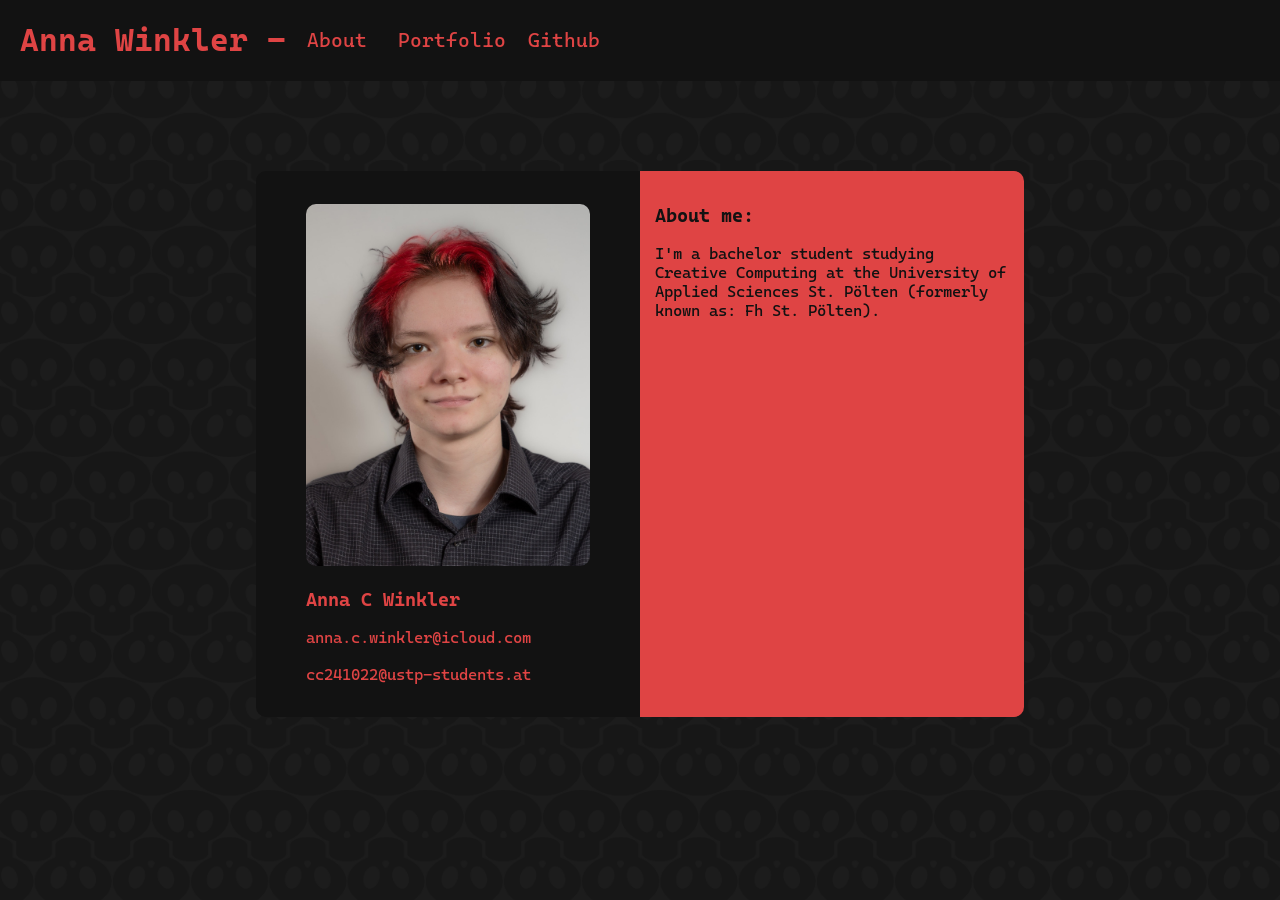
<file: index.html>
<!DOCTYPE html>
<html lang="en">
<head>
    <meta charset="UTF-8">
    <meta name="viewport" content="width=device-width, initial-scale=1.0">
    <title>ACW-Portfolio</title>
    <link rel="stylesheet" href="css/style.css">
</head>
<body>
    <header>
        <!--name, navigation(About | Portfolio | Github) ?-->
        <h1>Anna Winkler - </h1>
        <nav>
            <a href="#"><button>About</button></a>
            <a href="navigation.html"><button>Portfolio</button></a>
            <a href="https://github.com/Anas-Crecca"><button>Github</button></a>
        </nav>
    </header>
    <main>
        <article>
        <!--picture, name, fh email-->
        <section id="pic">
            <img src="images/cv-picture.jpg" alt="picture of my face">
            <h3>Anna C Winkler</h3>
            <p>anna.c.winkler@icloud.com </p><p>cc241022@ustp-students.at</p>
        </section>
        <!--about text-->
        <section id="about">
            <h3>About me:</h3>
            <p>I'm a bachelor student studying Creative Computing at the University of Applied Sciences St. Pölten (formerly known as: Fh St. Pölten). </p>
        </section>
        </article>
    </main>
</body>
</html>
</file>
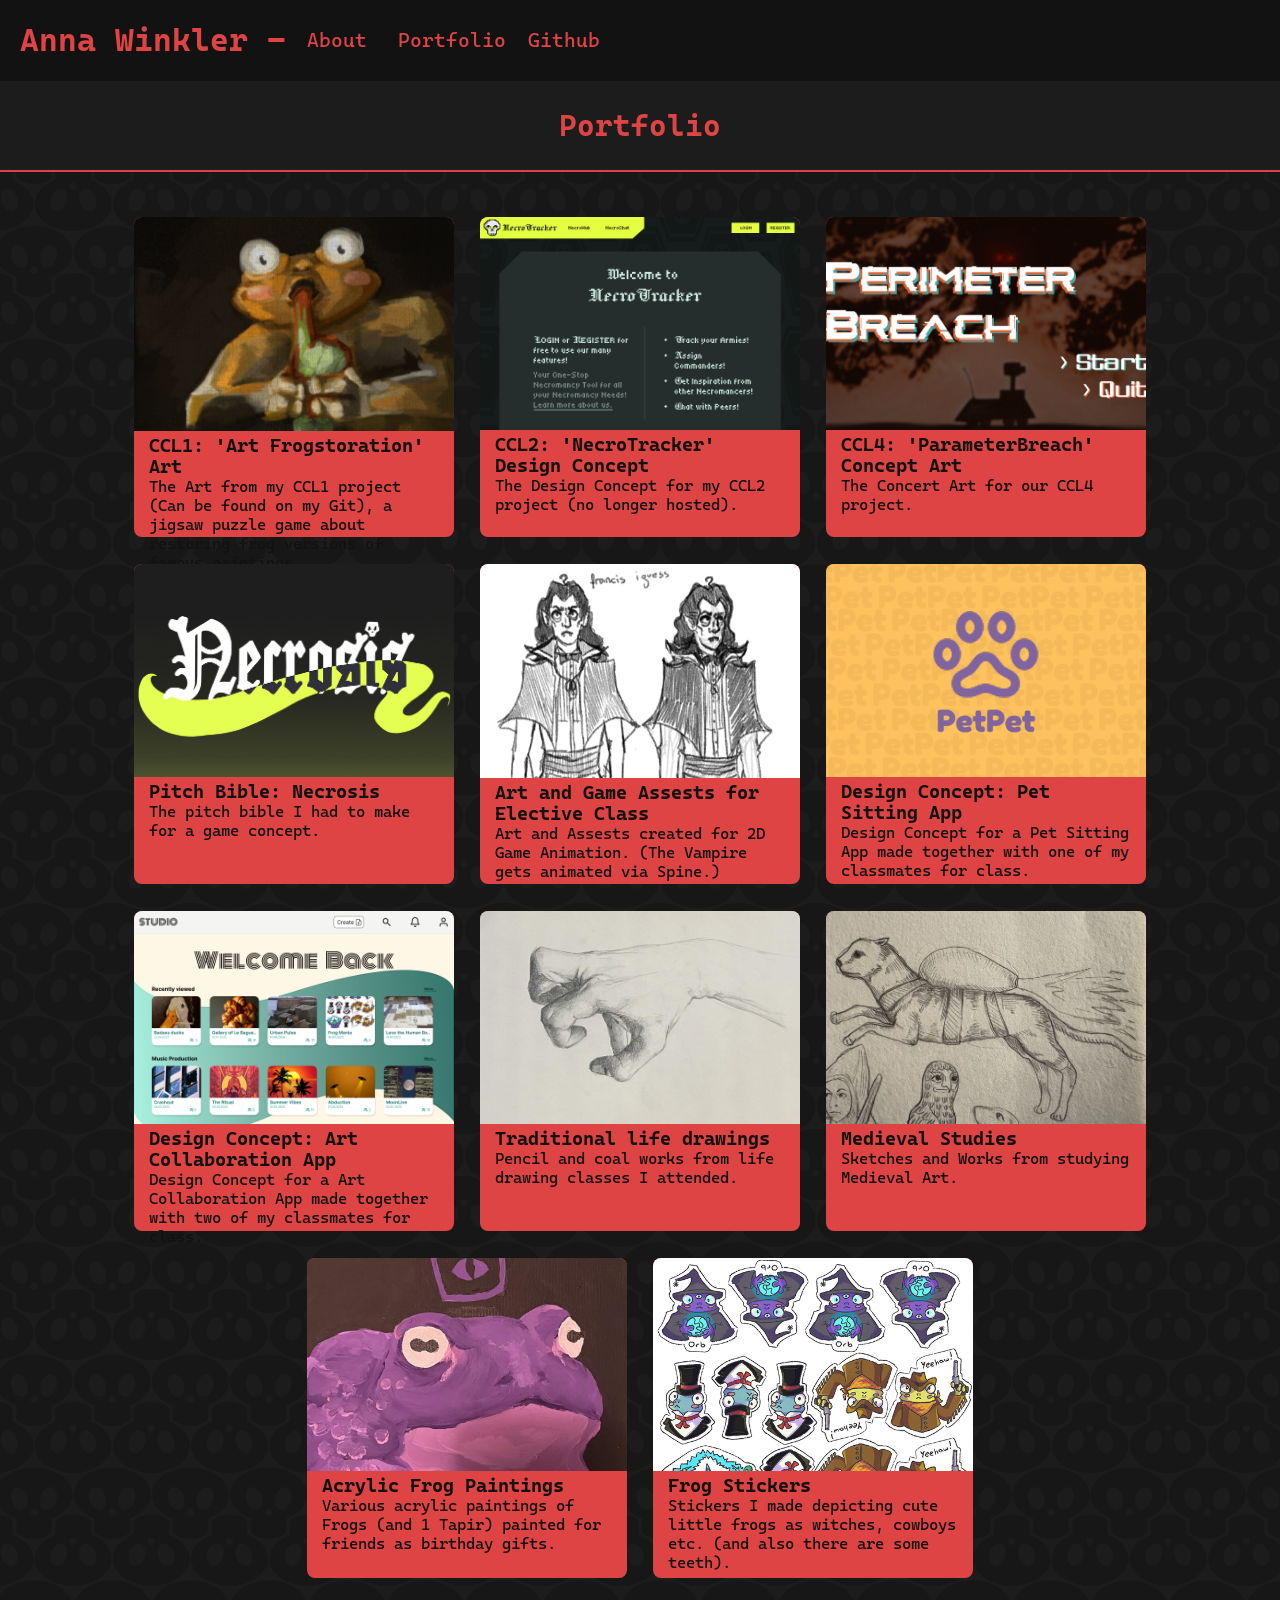
<file: navigation.html>
<!DOCTYPE html>
<html lang="en">
<head>
    <meta charset="UTF-8">
    <meta name="viewport" content="width=device-width, initial-scale=1.0">
    <title>ACW-Portfolio</title>
    <link rel="stylesheet" href="css/nav.css">
</head>
<body>
    <header>
        <!--name, navigation(About | Portfolio | Github) ?-->
        <h1>Anna Winkler - </h1>
        <nav>
            <a href="index.html"><button>About</button></a>
            <a href="#"><button>Portfolio</button></a>
            <a href="https://github.com/Anas-Crecca"><button>Github</button></a>
        </nav>

    </header>
    <main>
        <article>
            <h2>Portfolio</h2>
        </article>
        <nav>
        <!--picture, name -> navs to page-->
        <a href="pages/pg-ccl1.html">
            <section class="card">
                <img src="images/cover/ccl1.png" alt=""class="coverimage">
                <h3 class="description">CCL1: 'Art Frogstoration' Art</h3>
                <p class="description">The Art from my CCL1 project (Can be found on my Git), a jigsaw puzzle game about restoring frog versions of famous paintings.</p>
            </section>
        </a>
        <a href="pages/pg-ccl2.html">
            <section class="card">
                <img src="images/cover/ccl2.png" alt="" class="coverimage">
                <h3 class="description">CCL2: 'NecroTracker' Design Concept</h3>
                <p class="description">The Design Concept for my CCL2 project (no longer hosted).</p>
            </section>
        </a>
        <a href="pages/pg-ccl4.html">
            <section class="card">
                <img src="images/cover/ccl4.png" alt="" class="coverimage">
                <h3 class="description">CCL4: 'ParameterBreach' Concept Art</h3>
                <p class="description">The Concert Art for our CCL4 project.</p>
            </section>
        </a>
        <a href="pages/pg-pitch.html">
            <section class="card">
                <img src="images/cover/necrosis.png" alt="coverimage" class="coverimage">
                <h3 class="description">Pitch Bible: Necrosis</h3>
                <p class="description">The pitch bible I had to make for a game concept.</p>
            </section>
        </a>
        <a href="pages/pg-2dga.html">
            <section class="card">
                <img src="images/cover/2dga.png" alt="" class="coverimage"> 
                <h3 class="description">Art and Game Assests for Elective Class</h3>
                <p class="description">Art and Assests created for 2D Game Animation. (The Vampire gets animated via Spine.)</p>
            </section>
        </a>
        <a href="pages/pg-petconcept.html">
            <section class="card">
                <img src="images/cover/pet.png" alt="" class="coverimage">
                <h3 class="description">Design Concept: Pet Sitting App</h3>
                <p class="description">Design Concept for a Pet Sitting App made together with one of my classmates for class.</p>
            </section>
        </a>
        <a href="pages/pg-studioconcept.html">
            <section class="card">
                <img src="images/cover/studio.png" alt=""class="coverimage">
                <h3 class="description">Design Concept: Art Collaboration App</h3>
                <p class="description">Design Concept for a Art Collaboration App made together with two of my classmates for class.</p>
            </section>
        </a>
        <a href="pages/pg-studies.html">
            <section class="card">
                <img src="images/cover/akt.jpg" alt="" class="coverimage">
                <h3 class="description">Traditional life drawings</h3>
                <p class="description">Pencil and coal works from life drawing classes I attended.</p>
            </section>
        </a>
        <a href="pages/pg-medieval.html">
            <section class="card">
                <img src="images/cover/medieval.jpg" alt="coverimage" class="coverimage">
                <h3 class="description">Medieval Studies</h3>
                <p class="description">Sketches and Works from studying Medieval Art.</p>
            </section>
        </a>
        <a href="pages/pg-frogpaintings.html">
            <section class="card">
                <img src="images/cover/frog.jpg" alt="" class="coverimage">
                <h3 class="description">Acrylic Frog Paintings</h3>
                <p class="description">Various acrylic paintings of Frogs (and 1 Tapir) painted for friends as birthday gifts.</p>
            </section>
        </a>
        <a href="pages/pg-stickers.html">
            <section class="card">
                <img src="images/cover/stickers.png" alt="" class="coverimage">
                <h3 class="description">Frog Stickers</h3>
                <p class="description">Stickers I made depicting cute little frogs as witches, cowboys etc. (and also there are some teeth).</p>
            </section>
        </a>
        </nav>
    </main>
</body>
</html>
</file>
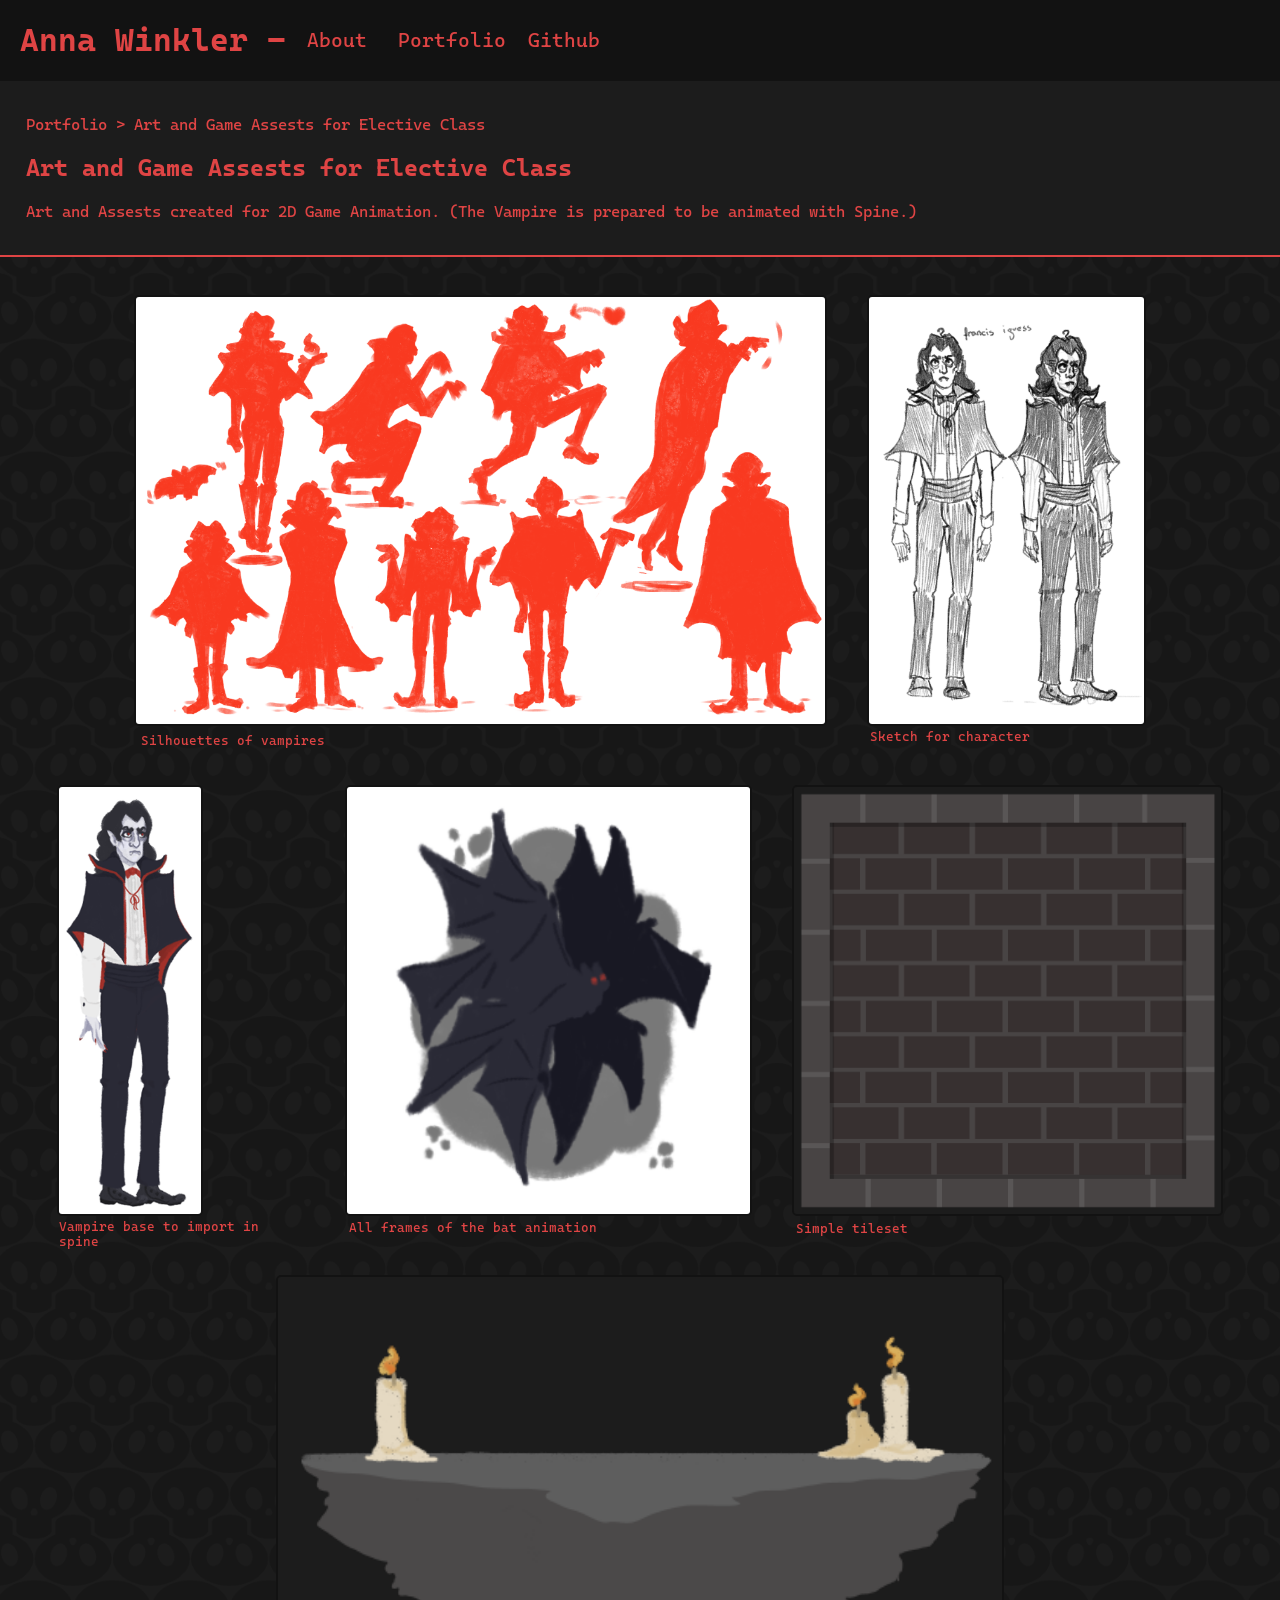
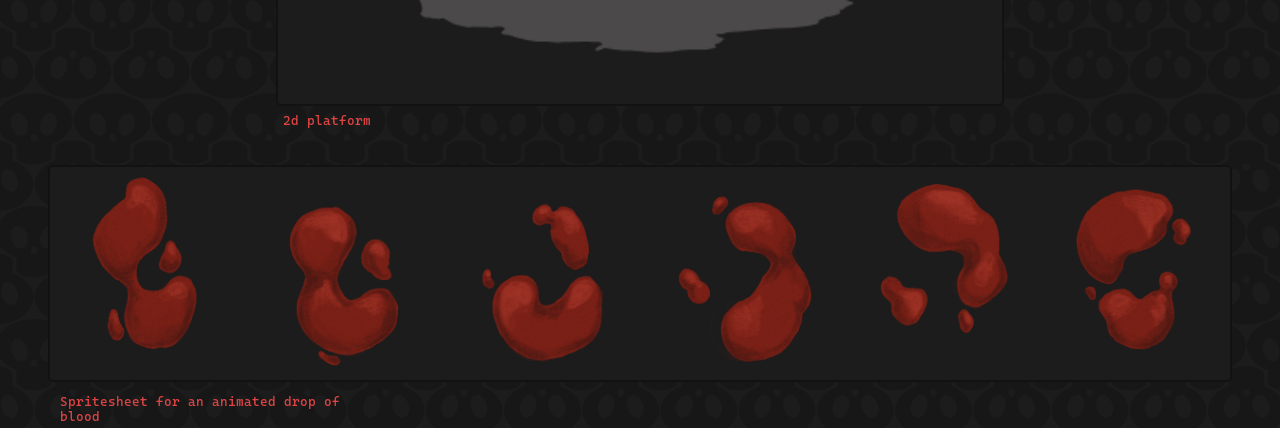
<file: pages/pg-2dga.html>
<html lang="en">
<head>
    <meta charset="UTF-8">
    <meta name="viewport" content="width=device-width, initial-scale=1.0">
    <title>ACW-Portfolio</title>
    <link rel="stylesheet" href="../css/page.css">
</head>
<body>
    <header>
        <!--name, navigation(About | Portfolio | Github) ?-->
        <h1>Anna Winkler - </h1>
        <nav>
            <a href="../index.html"><button>About</button></a>
            <a href="../navigation.html"><button>Portfolio</button></a>
            <a href="https://github.com/Anas-Crecca"><button>Github</button></a>
        </nav>
    </header>
    <main>
        <section class="text">
            <p>Portfolio > Art and Game Assests for Elective Class</p>
            <h2>Art and Game Assests for Elective Class</h2>
            <p>Art and Assests created for 2D Game Animation. (The Vampire is prepared to be animated with Spine.)</p>
        </section>
        <section class="gallery">
            <div>
                <img src="../images/2dga/sillouhette.png" alt="Silhouettes  of vampires">
                <p>Silhouettes  of vampires</p>
            </div>
            <div>
                <img src="../images/2dga/sketch.png" alt="Sketch for character">
                <p>Sketch for character</p>
            </div>
            <div>
                <img src="../images/2dga/francis.png" alt="Vampire base to import in spine">
                <p>Vampire base to import in spine</p>
            </div>
            <div>
                <img src="../images/2dga/bat-all-frames.png" alt="all frames of the bat animation">
                <p>All frames of the bat animation</p>
            </div>
            <div>
                 <img src="../images/2dga/Tileset.png" alt="simple tileset">
                <p>Simple tileset</p>
            </div>
            <div>
                 <img src="../images/2dga/platform.png" alt="2d platform">
                <p>2d platform</p>
            </div>
            <div id="long">
                <img src="../images/2dga/spritesheet.png" alt="spritesheet for an animated drop of blood" >
                <p>Spritesheet for an animated drop of blood</p>
            </div>
        </section>
    </main>
</body>
</html>
</file>
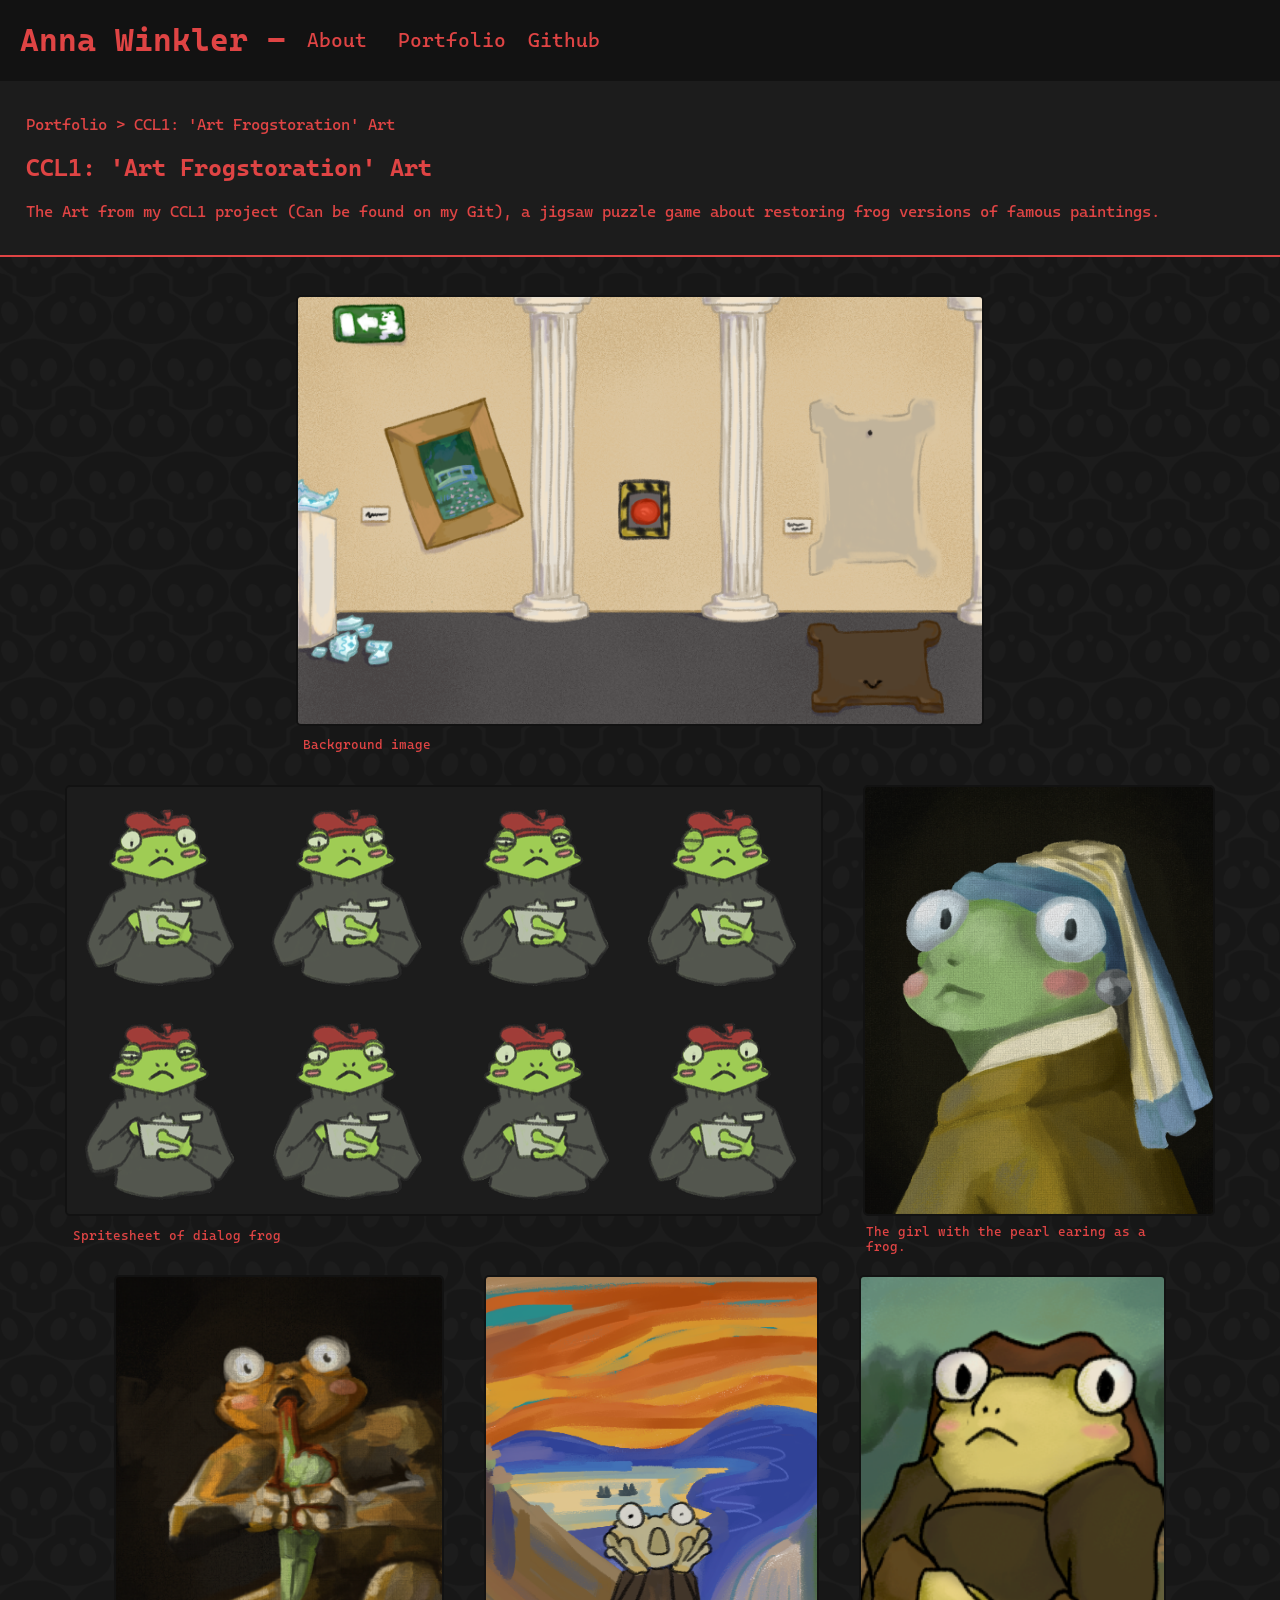
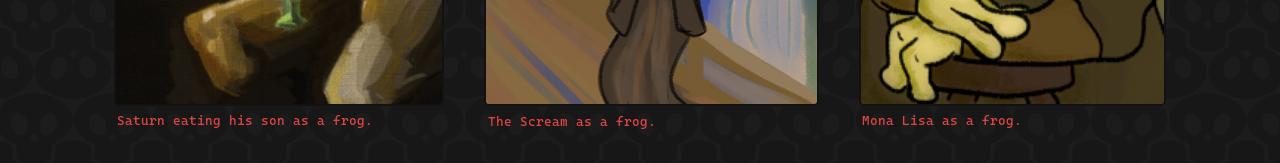
<file: pages/pg-ccl1.html>
<!DOCTYPE html>
<html lang="en">
<head>
    <meta charset="UTF-8">
    <meta name="viewport" content="width=device-width, initial-scale=1.0">
    <title>ACW-Portfolio</title>
    <link rel="stylesheet" href="../css/page.css">
</head>
<body>
    <header>
        <!--name, navigation(About | Portfolio | Github) ?-->
        <h1>Anna Winkler - </h1>
        <nav>
            <a href="../index.html"><button>About</button></a>
            <a href="../navigation.html"><button>Portfolio</button></a>
            <a href="https://github.com/Anas-Crecca"><button>Github</button></a>
        </nav>
    </header>
    <main>
        <section class="text">
            <p>Portfolio > CCL1: 'Art Frogstoration' Art</p>
            <h2>CCL1: 'Art Frogstoration' Art</h2>
            <p>The Art from my CCL1 project (Can be found on my Git), a jigsaw puzzle game about restoring frog versions of famous paintings.</p>
        </section>
        <section class="gallery">
            <div>
                <img src="../images/ccl1/background.png" alt="background image">
                <p>Background image</p>
            </div>
            <div>
                <img src="../images/ccl1/animation.png" alt="Spritesheet of dialog frog">
                <p>Spritesheet of dialog frog</p>
            </div>
            <div>
                <img src="../images/ccl1/PearlFrog.png" alt="The girl with the pearl earing as a frog.">
                <p>The girl with the pearl earing as a frog.</p>
            </div>
            <div>
                <img src="../images/ccl1/quakurn.png" alt="Saturn eating his son as a frog.">
                <p>Saturn eating his son as a frog.</p>
            </div>
            <div>
                <img src="../images/ccl1/croak.png" alt="The Scream as a frog.">
                <p>The Scream as a frog.</p>
            </div>
            <div>
                <img src="../images/ccl1/froggerlisa2.png" alt="Mona Lisa as a frog.">
                <p>Mona Lisa as a frog.</p>
            </div>
        </section>
    </main>
</body>
</html>
</file>
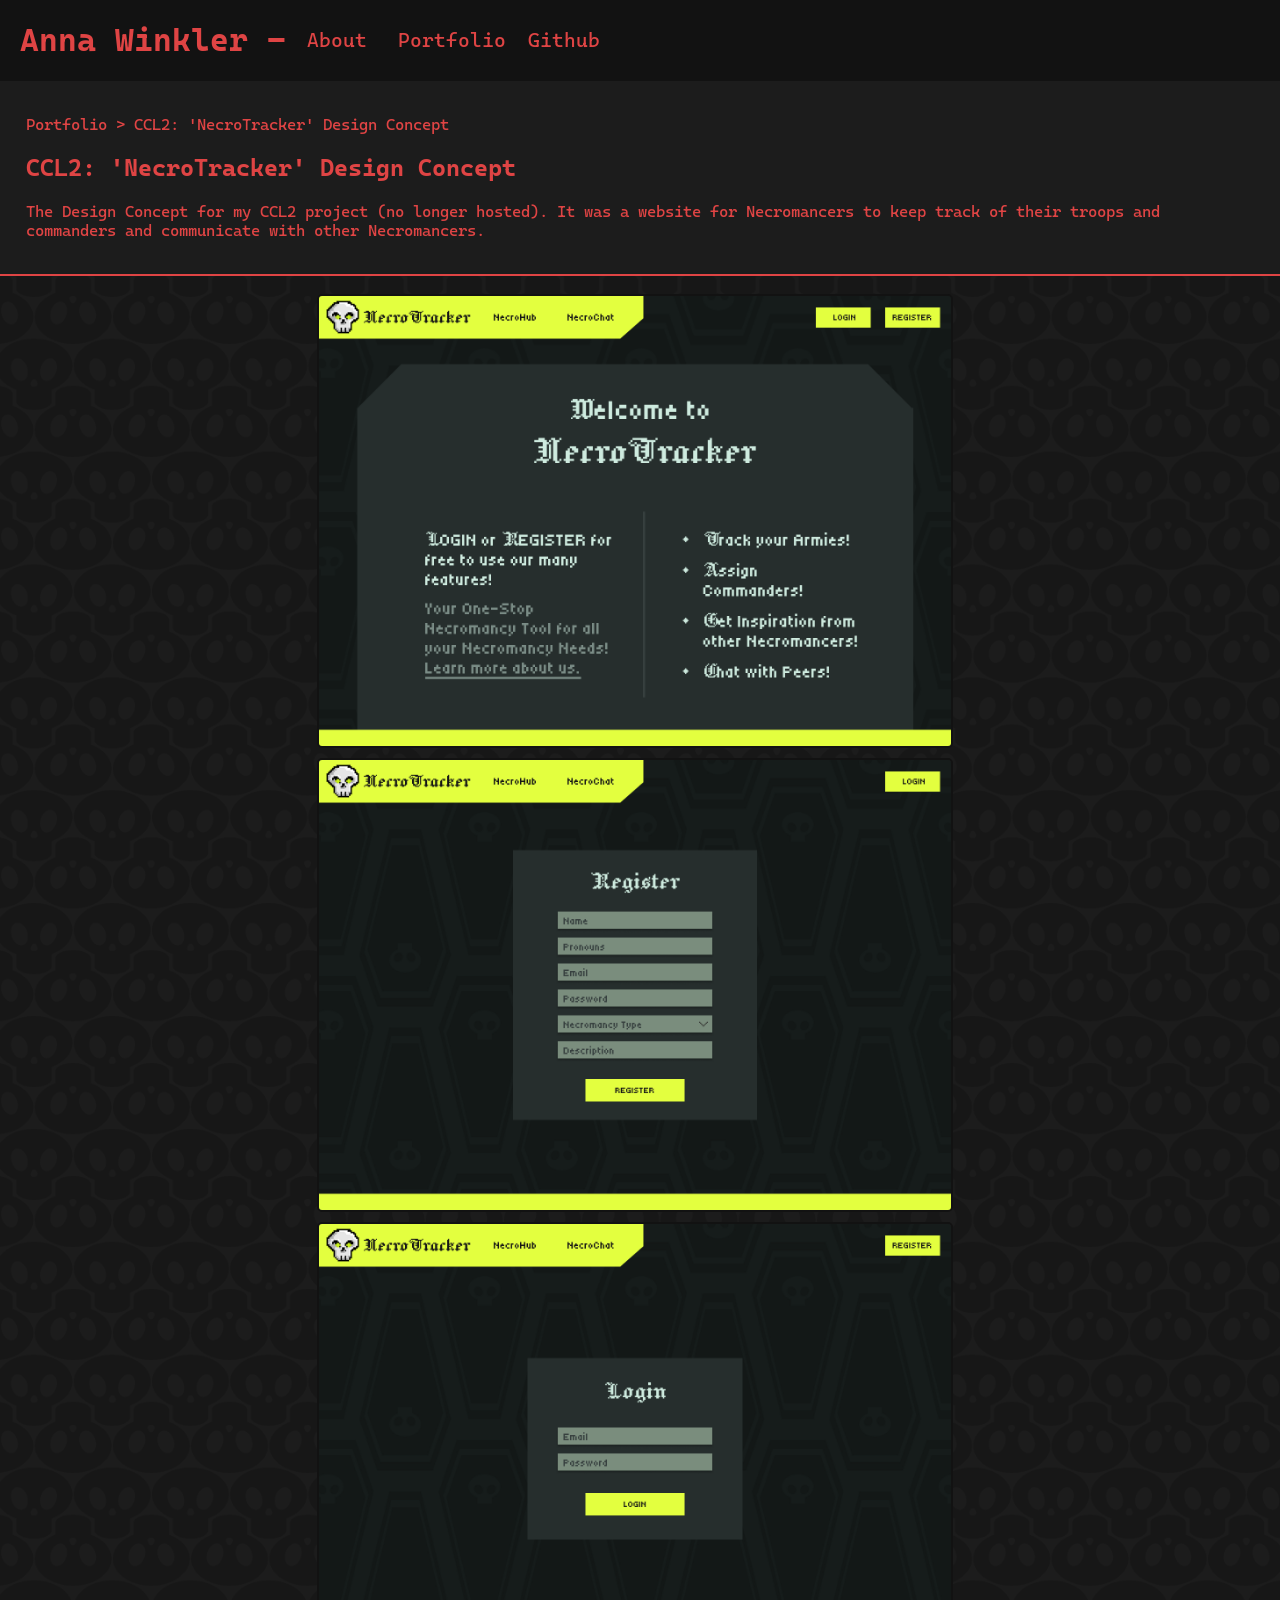
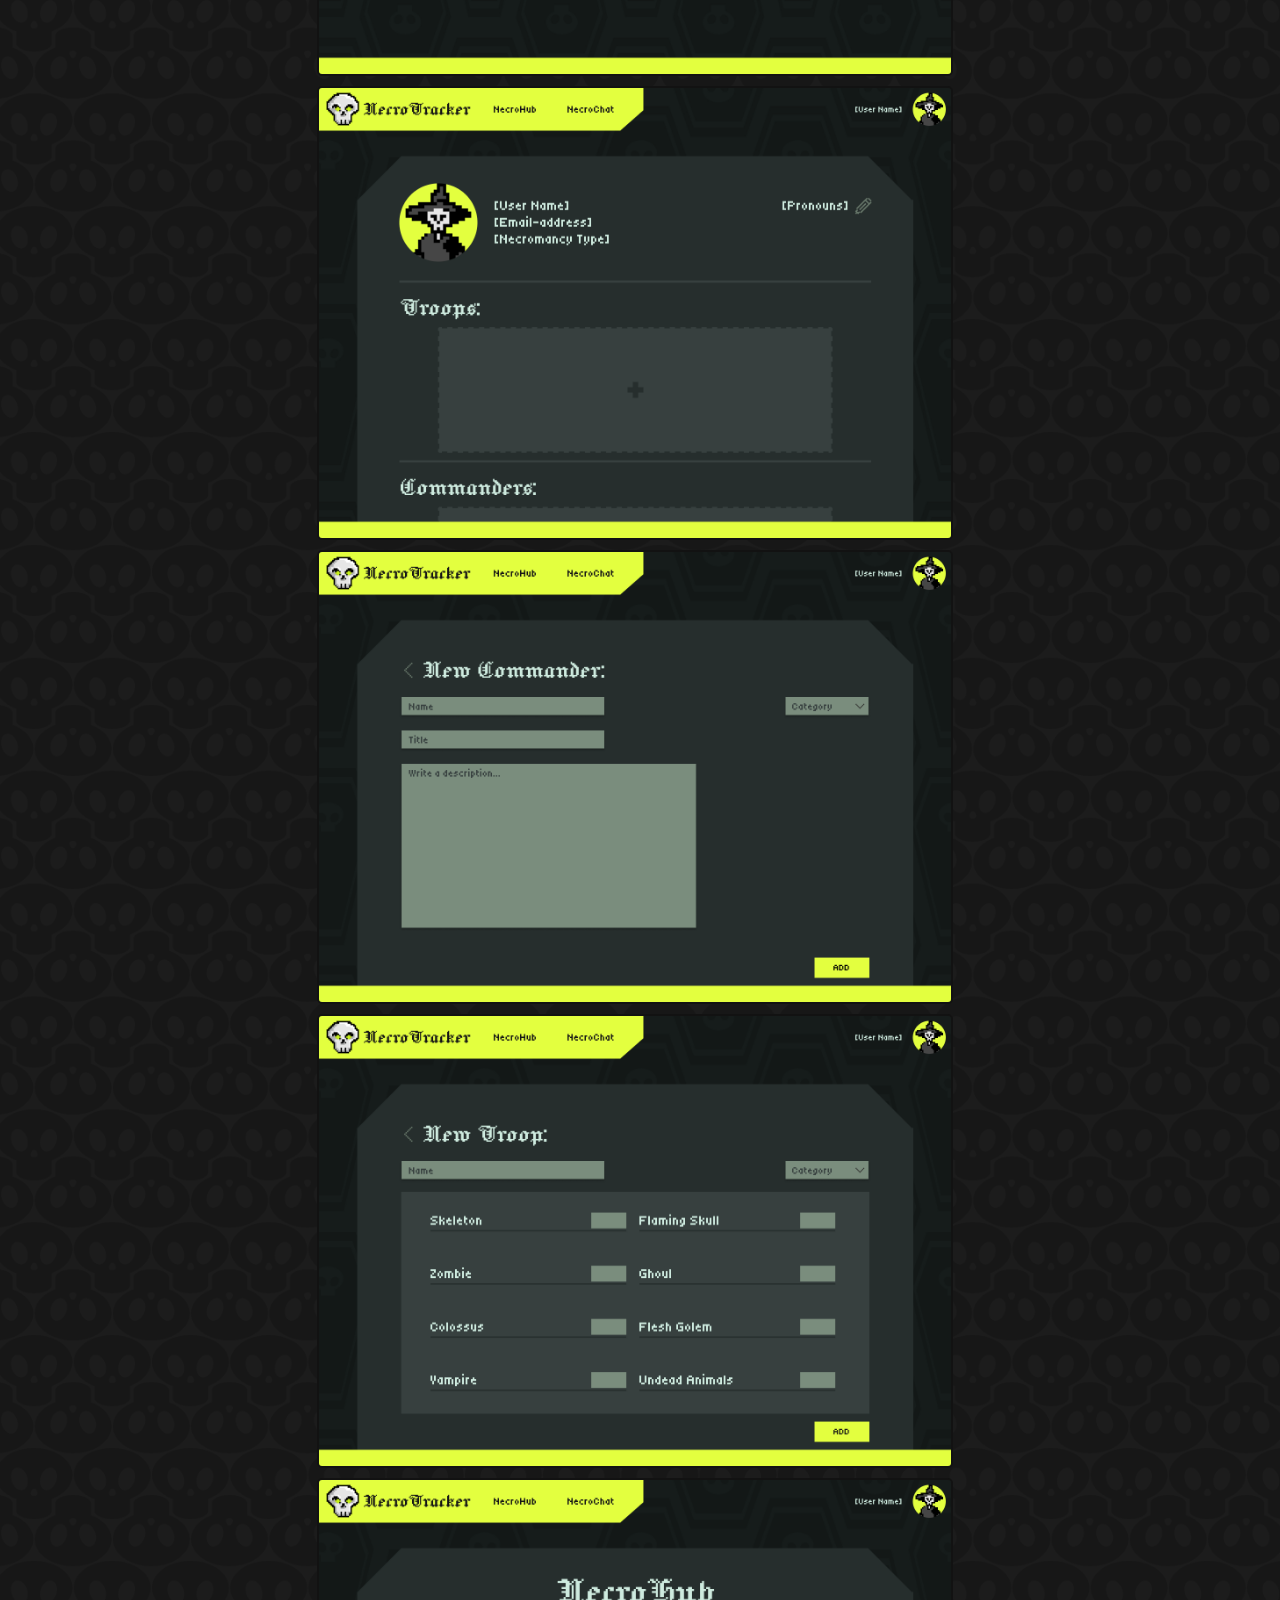
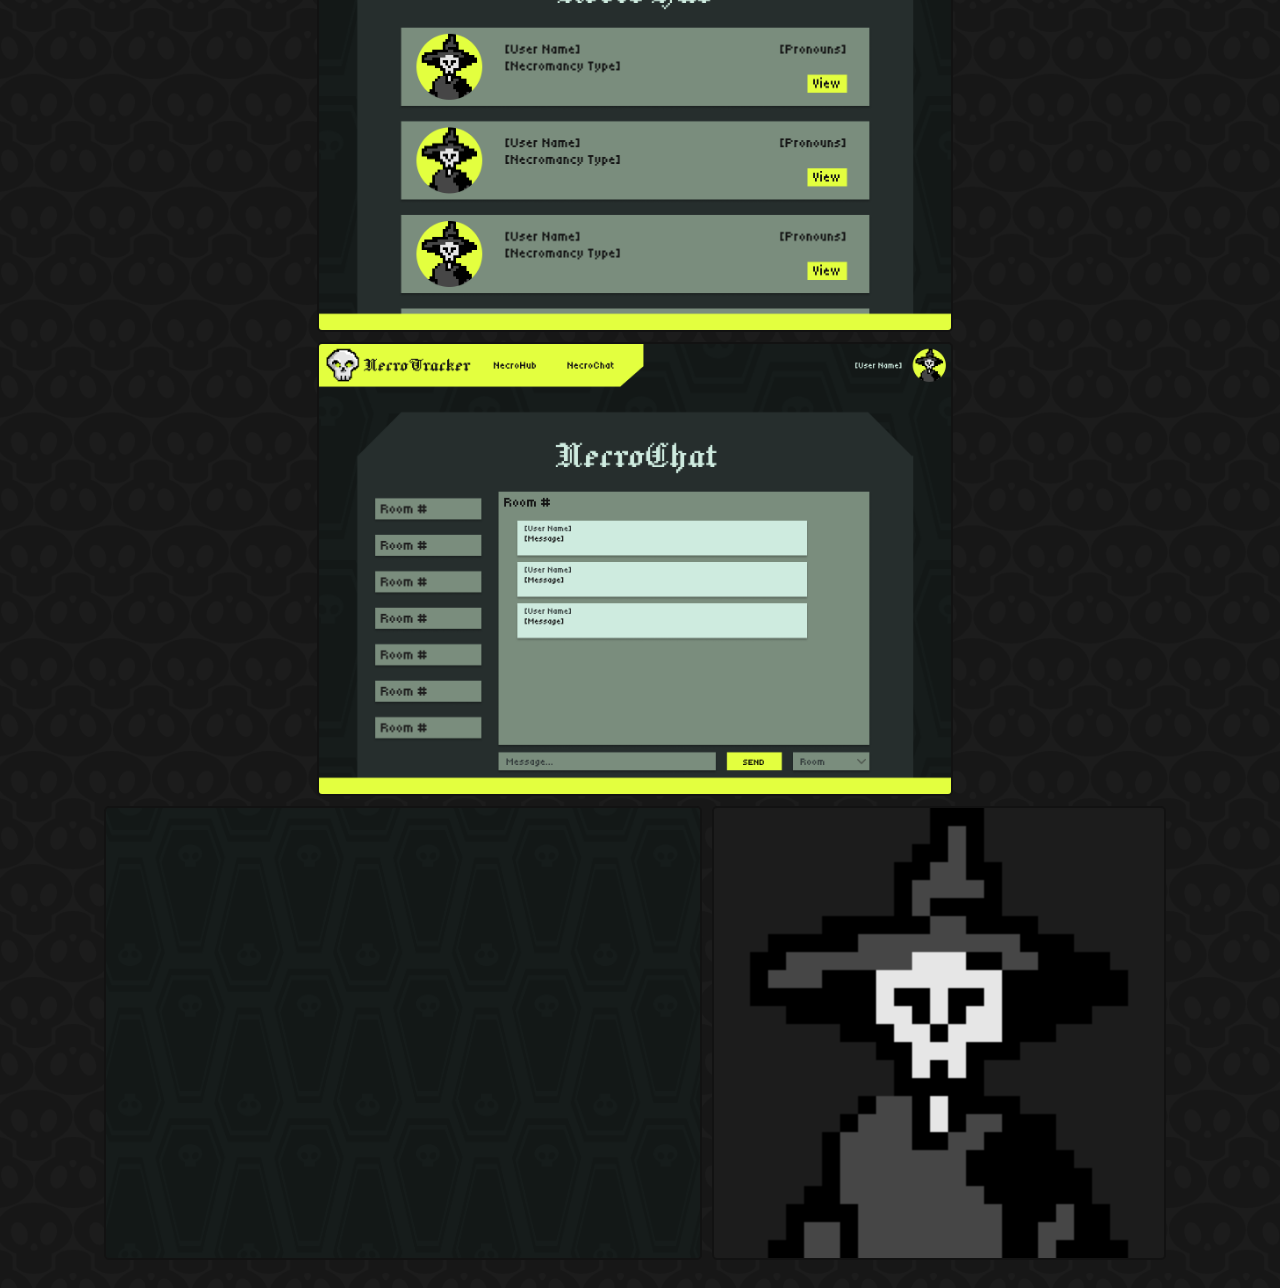
<file: pages/pg-ccl2.html>
<!DOCTYPE html>
<html lang="en">
<head>
    <meta charset="UTF-8">
    <meta name="viewport" content="width=device-width, initial-scale=1.0">
    <title>ACW-Portfolio</title>
    <link rel="stylesheet" href="../css/page.css">
</head>
<body>
    <header>
        <!--name, navigation(About | Portfolio | Github) ?-->
        <h1>Anna Winkler - </h1>
        <nav>
            <a href="../index.html"><button>About</button></a>
            <a href="../navigation.html"><button>Portfolio</button></a>
            <a href="https://github.com/Anas-Crecca"><button>Github</button></a>
        </nav>
    </header>
    <main>
        <section class="text">
            <p>Portfolio > CCL2: 'NecroTracker' Design Concept</p>
            <h2>CCL2: 'NecroTracker' Design Concept</h2>
            <p>The Design Concept for my CCL2 project (no longer hosted). It was a website for Necromancers to keep track of their troops and commanders and communicate with other Necromancers.</p>
        </section>
        <section class="gallery2">
            <img src="../images/ccl2/HomePage.png" alt="HomePage">
            <img src="../images/ccl2/Register.png" alt="Register page">
            <img src="../images/ccl2/Login.png" alt="Login page">
            <img src="../images/ccl2/Profile.png" alt="Profile page">
            <img src="../images/ccl2/Add-Commander.png" alt="Add-Commander page">
            <img src="../images/ccl2/Add-Troop.png" alt="Add-Troop page">
            <img src="../images/ccl2/NecroHub.png" alt="Other Users page">
            <img src="../images/ccl2/NecroChat.png" alt="Chatroom page">
            <img src="../images/ccl2/BG2.png" alt="Background image">
            <img src="../images/ccl2/black.png" alt="avatar">
        </section>
    </main>
</body>
</html>
</file>
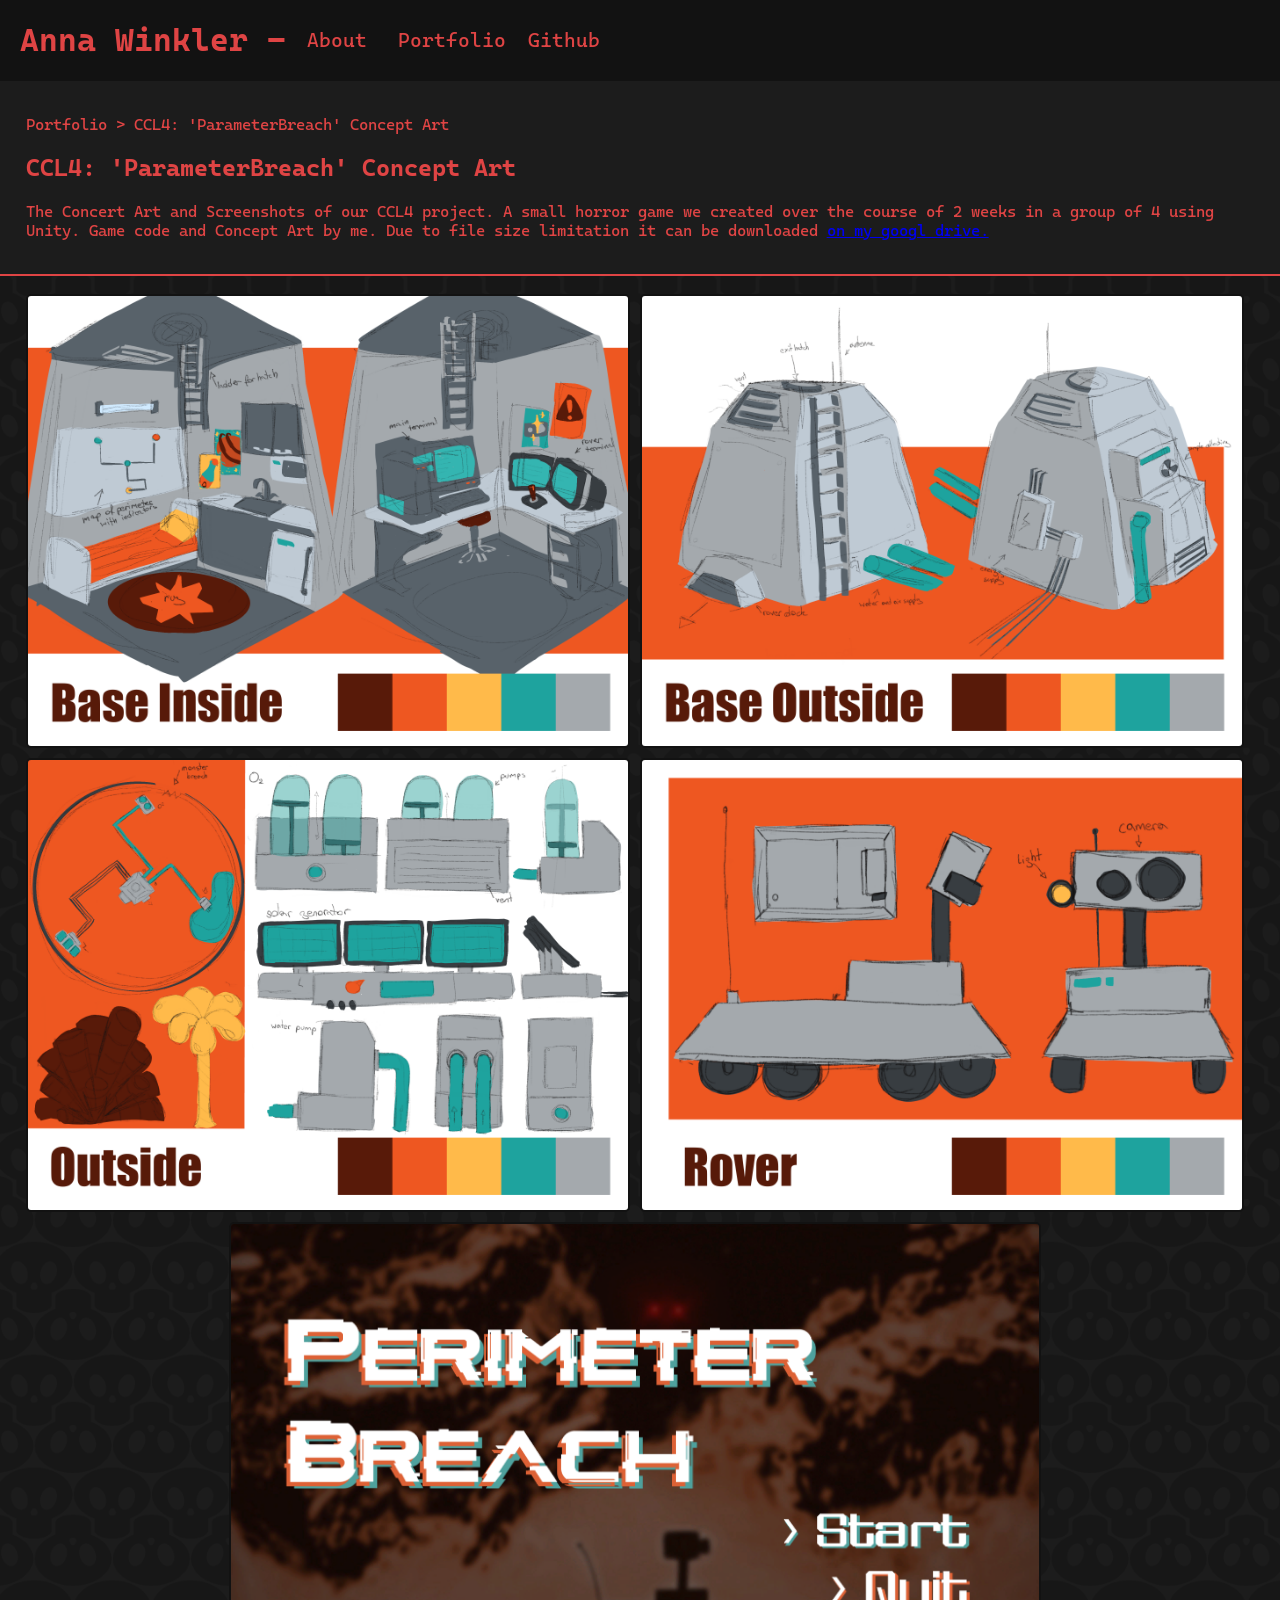
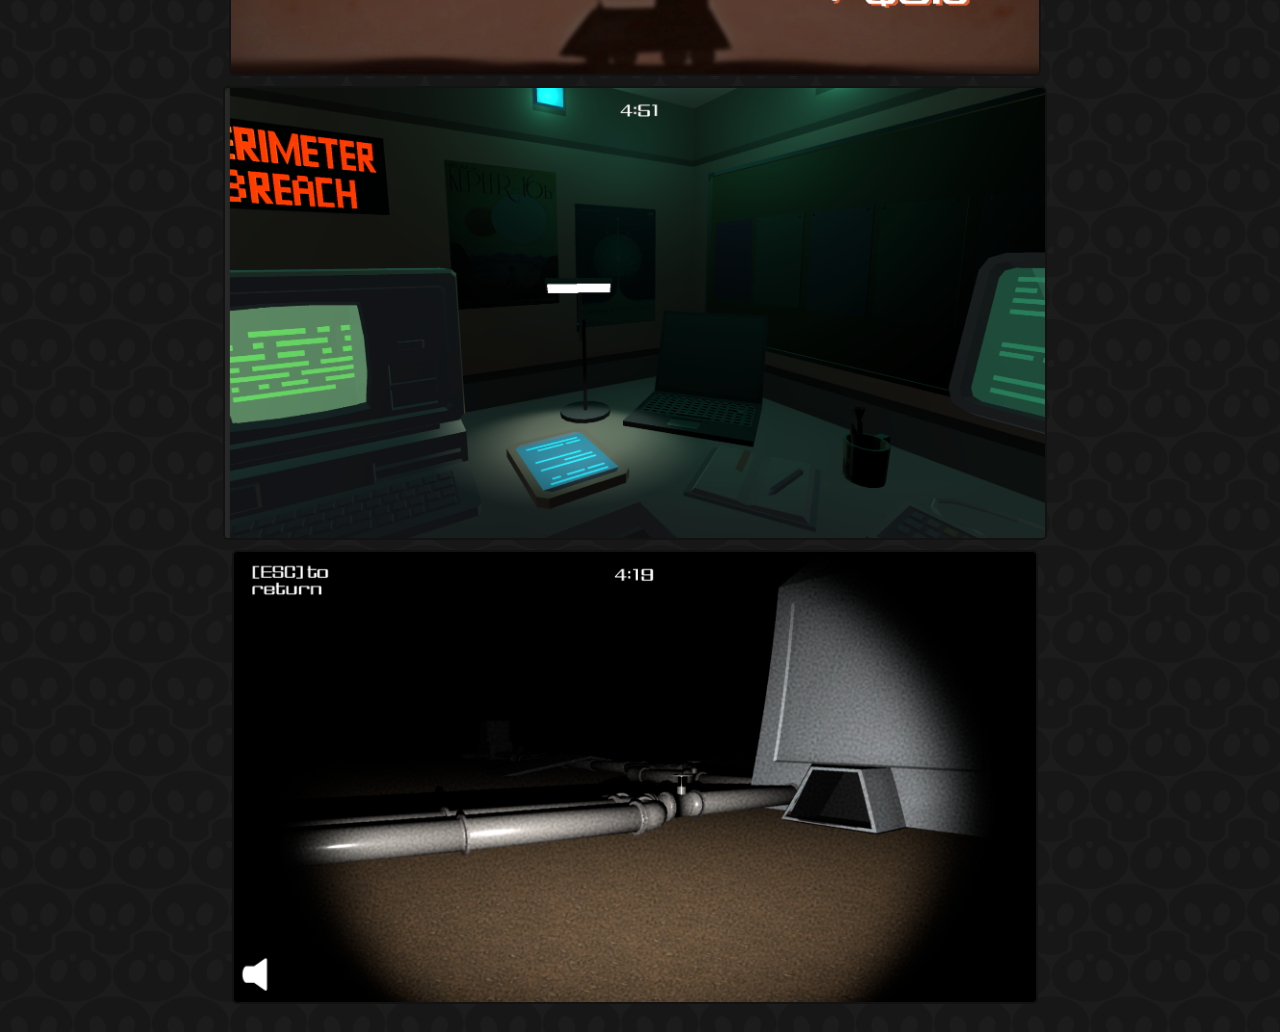
<file: pages/pg-ccl4.html>
<!DOCTYPE html>
<html lang="en">
<head>
    <meta charset="UTF-8">
    <meta name="viewport" content="width=device-width, initial-scale=1.0">
    <title>ACW-Portfolio</title>
    <link rel="stylesheet" href="../css/page.css">
</head>
<body>
    <header>
        <!--name, navigation(About | Portfolio | Github) ?-->
        <h1>Anna Winkler - </h1>
        <nav>
            <a href="../index.html"><button>About</button></a>
            <a href="../navigation.html"><button>Portfolio</button></a>
            <a href="https://github.com/Anas-Crecca"><button>Github</button></a>
        </nav>
    </header>
    <main>
        <section class="text">
            <p>Portfolio > CCL4: 'ParameterBreach' Concept Art</p>
            <h2>CCL4: 'ParameterBreach' Concept Art</h2>
            <p>The Concert Art and Screenshots of our CCL4 project. A small horror game we created over the course of 2 weeks in a group of 4 using Unity. Game code and Concept Art by me. Due to file size limitation it can be downloaded <a href="https://drive.google.com/drive/folders/1UcQpNH67RykYCjGCfB4UWAjm7_LFV0dH?usp=drive_link">on my googl drive.</a></p>
        </section>
        <section class="gallery2">
            <img src="../images/ccl4/base-inside.png" alt="base inside design">
            <img src="../images/ccl4/base-outside.png" alt="base outside design">
            <img src="../images/ccl4/ouside.png" alt="outside area design">
            <img src="../images/ccl4/rover.png" alt="rover design">
            <img src="../images/ccl4/screenshot-mainmenu.png" alt="screenshot of mainmenu">
            <img src="../images/ccl4/screenshot-indoor.png" alt="screenshot of indoor area">
            <img src="../images/ccl4/screenshot-outdoor.png" alt="screenshot of outside area">
        </section>
    </main>
</body>
</html>
</file>
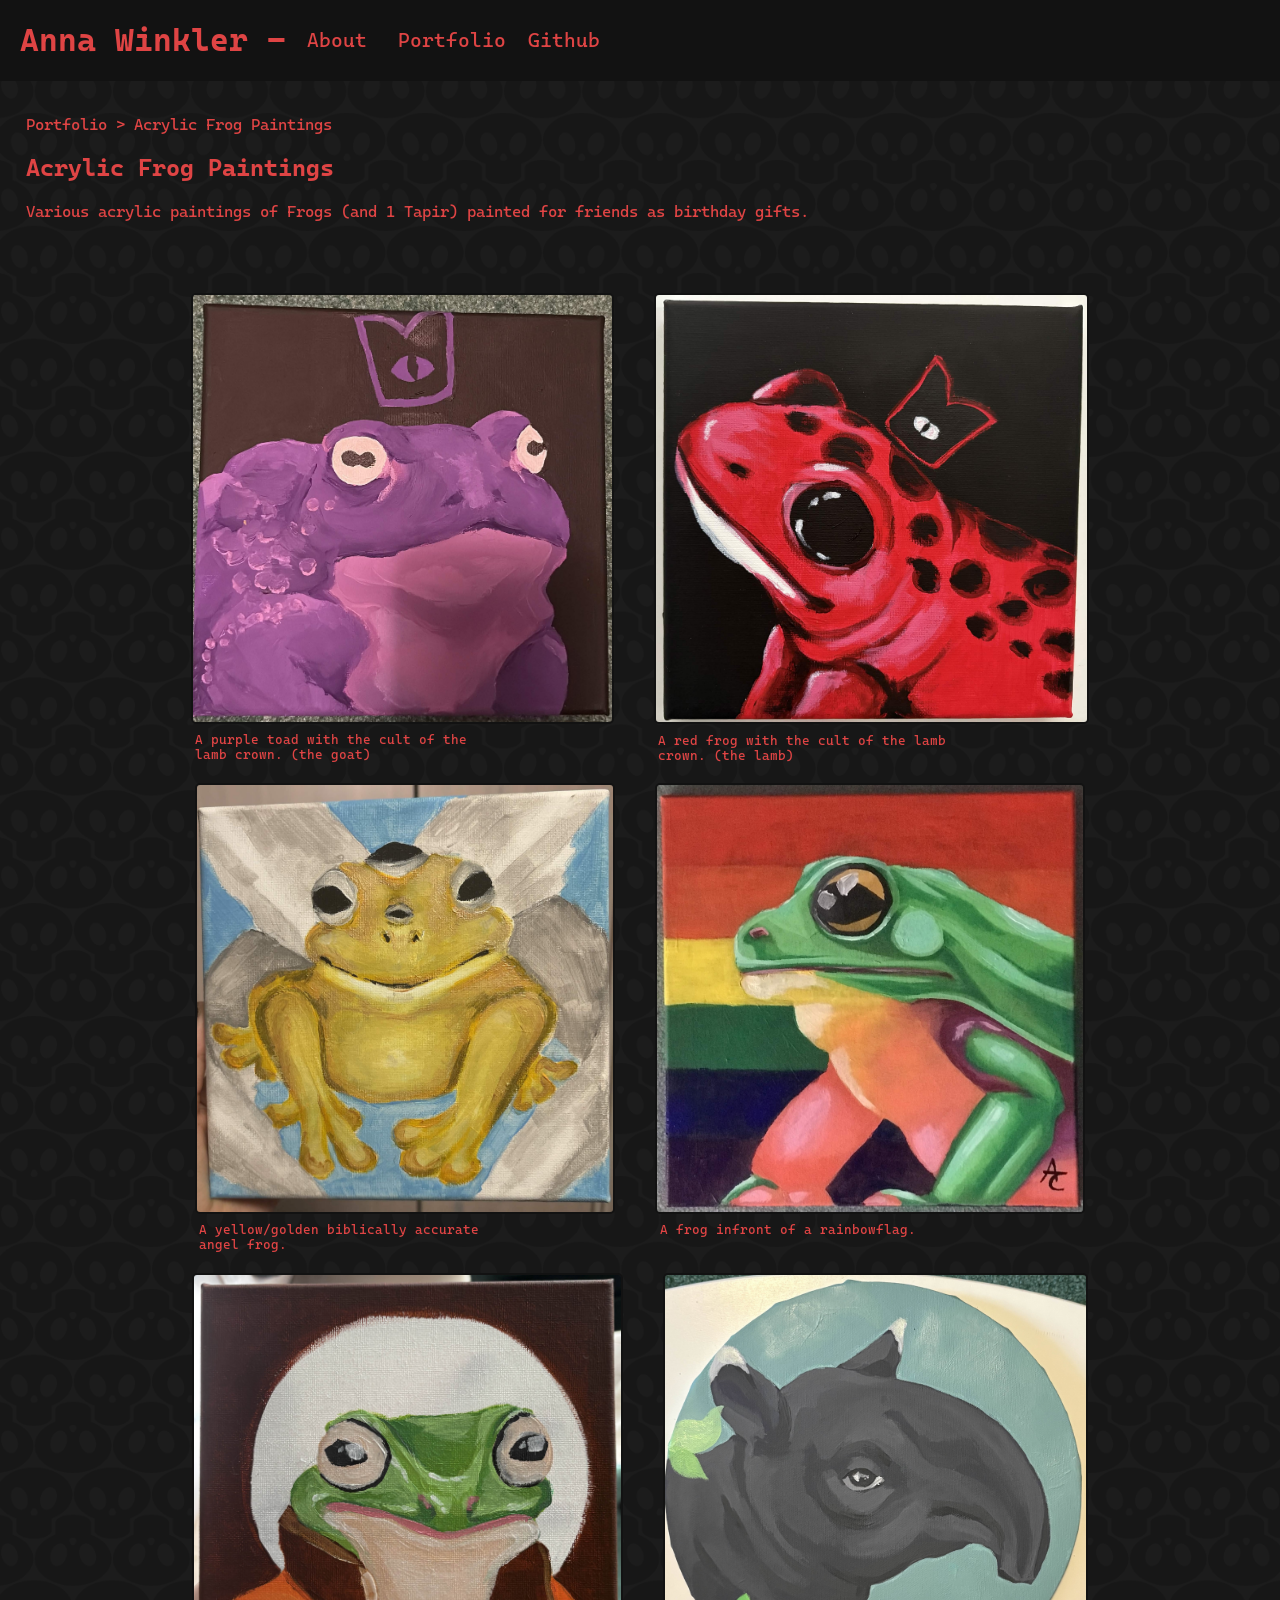
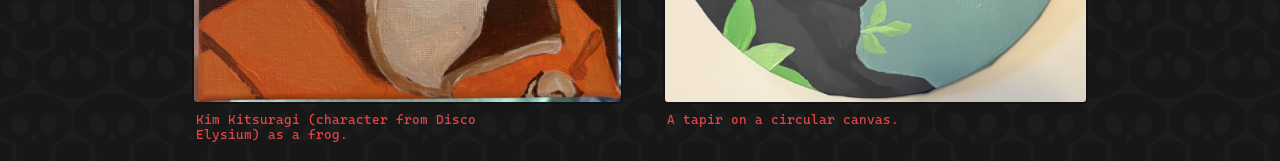
<file: pages/pg-frogpaintings.html>
<!DOCTYPE html>
<html lang="en">
<head>
    <meta charset="UTF-8">
    <meta name="viewport" content="width=device-width, initial-scale=1.0">
    <title>ACW-Portfolio</title>
    <link rel="stylesheet" href="../css/page.css">
</head>
<body>
    <header>
        <!--name, navigation(About | Portfolio | Github) ?-->
        <h1>Anna Winkler - </h1>
        <nav>
            <a href="../index.html"><button>About</button></a>
            <a href="../navigation.html"><button>Portfolio</button></a>
            <a href="https://github.com/Anas-Crecca"><button>Github</button></a>
        </nav>
    </header>
    <main>
        <section>
            <p>Portfolio > Acrylic Frog Paintings</p>
            <h2>Acrylic Frog Paintings</h2>
            <p>Various acrylic paintings of Frogs (and 1 Tapir) painted for friends as birthday gifts.</p>
        </section>
        <section class="gallery">
            <div>
                <img src="../images/paintings/frog.jpg" alt="A purple toad with the cult of the lamb crown. (the goat)">
                <p>A purple toad with the cult of the lamb crown. (the goat)</p>
            </div>
            <div>
                <img src="../images/paintings/frog2.jpg" alt="A red frog with the cult of the lamb crown. (the lamb)">
                <p>A red frog with the cult of the lamb crown. (the lamb)</p>
            </div>
            <div>
                <img src="../images/paintings/frog3.jpg" alt="A yellow/golden biblically accurate angel frog.">
                <p>A yellow/golden biblically accurate angel frog.</p>
            </div>
            <div>
                <img src="../images/paintings/frog4.jpg" alt="A frog infront of a rainbowflag.">
                <p>A frog infront of a rainbowflag.</p>
            </div>
            <div>
                <img src="../images/paintings/IMG_6291.jpg" alt="Kim Kitsuragi (character from Disco Elysium) as a frog.">
                <p>Kim Kitsuragi (character from Disco Elysium) as a frog.</p>
            </div>
            <div>
                <img src="../images/paintings/IMG_6441.jpg" alt="A tapir on a circular canvas.">
                <p>A tapir on a circular canvas.</p>
            </div>
        </section>
    </main>
</body>
</html>
</file>
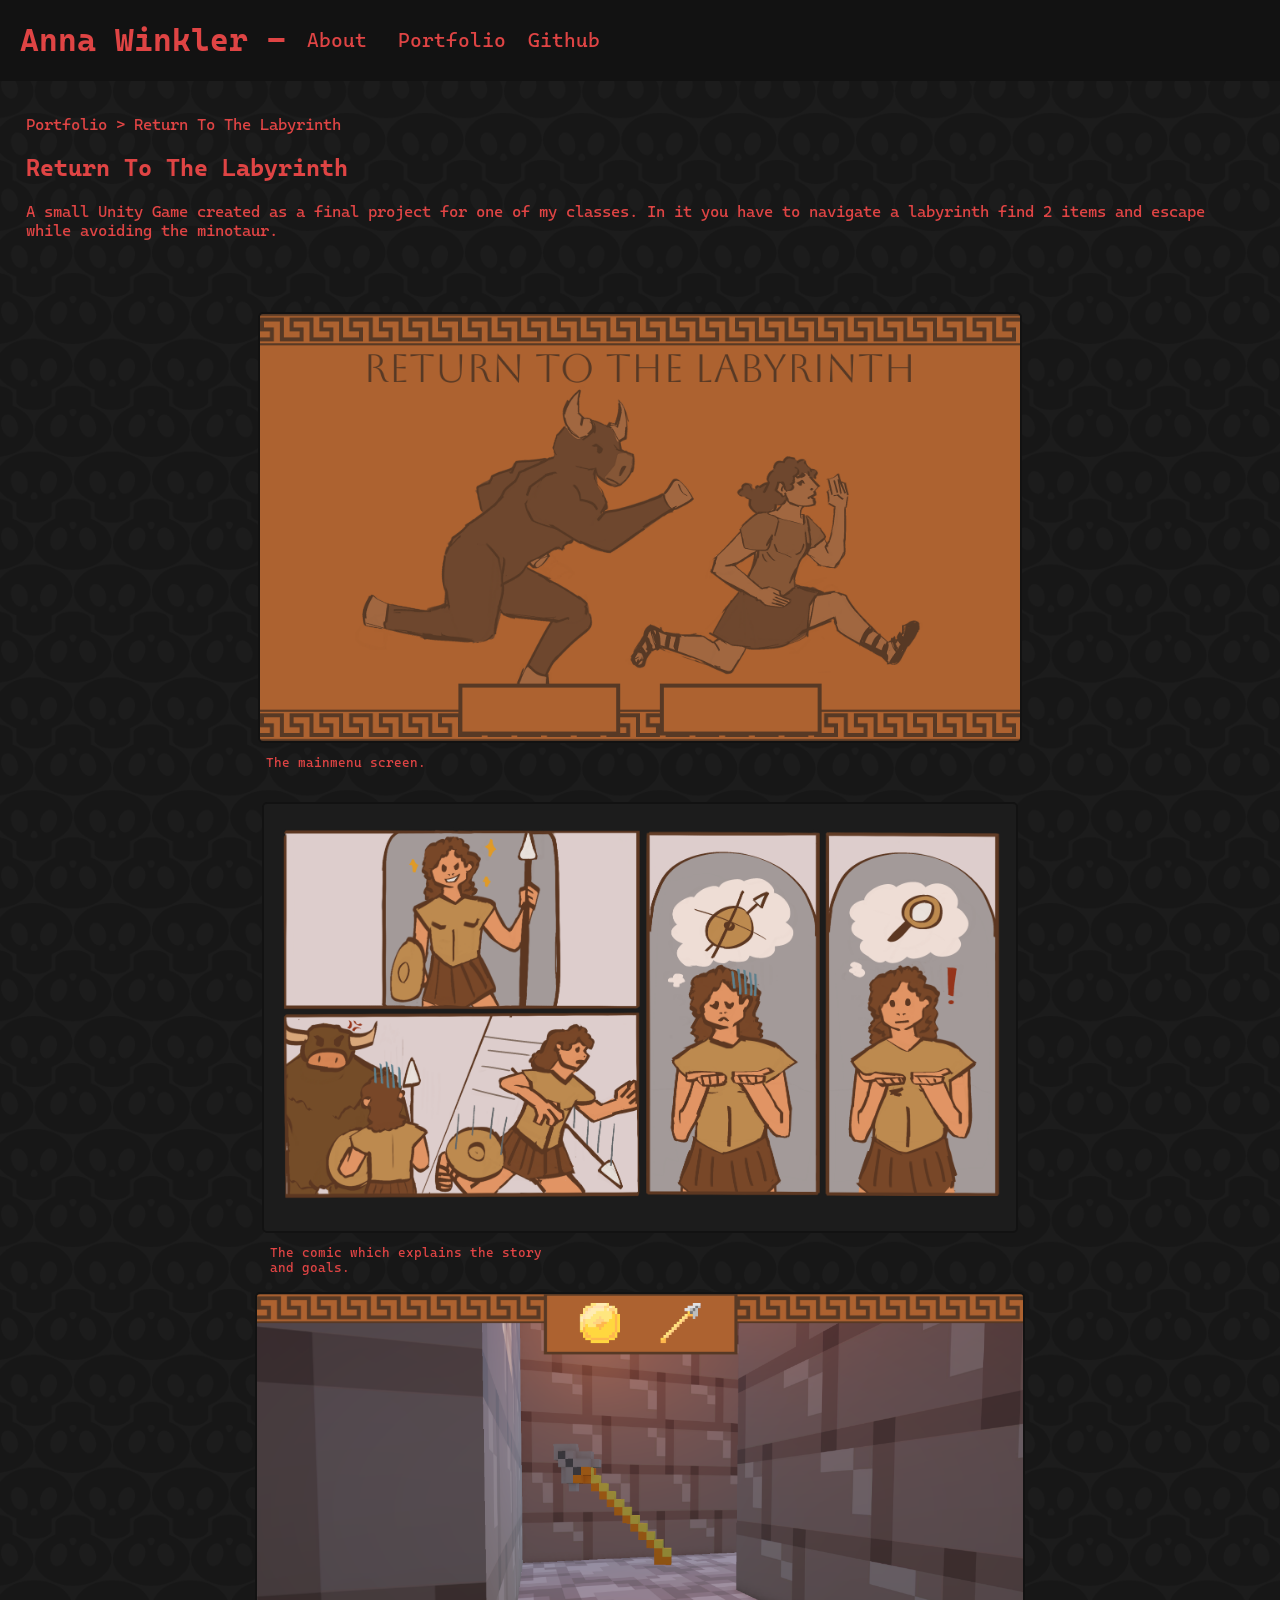
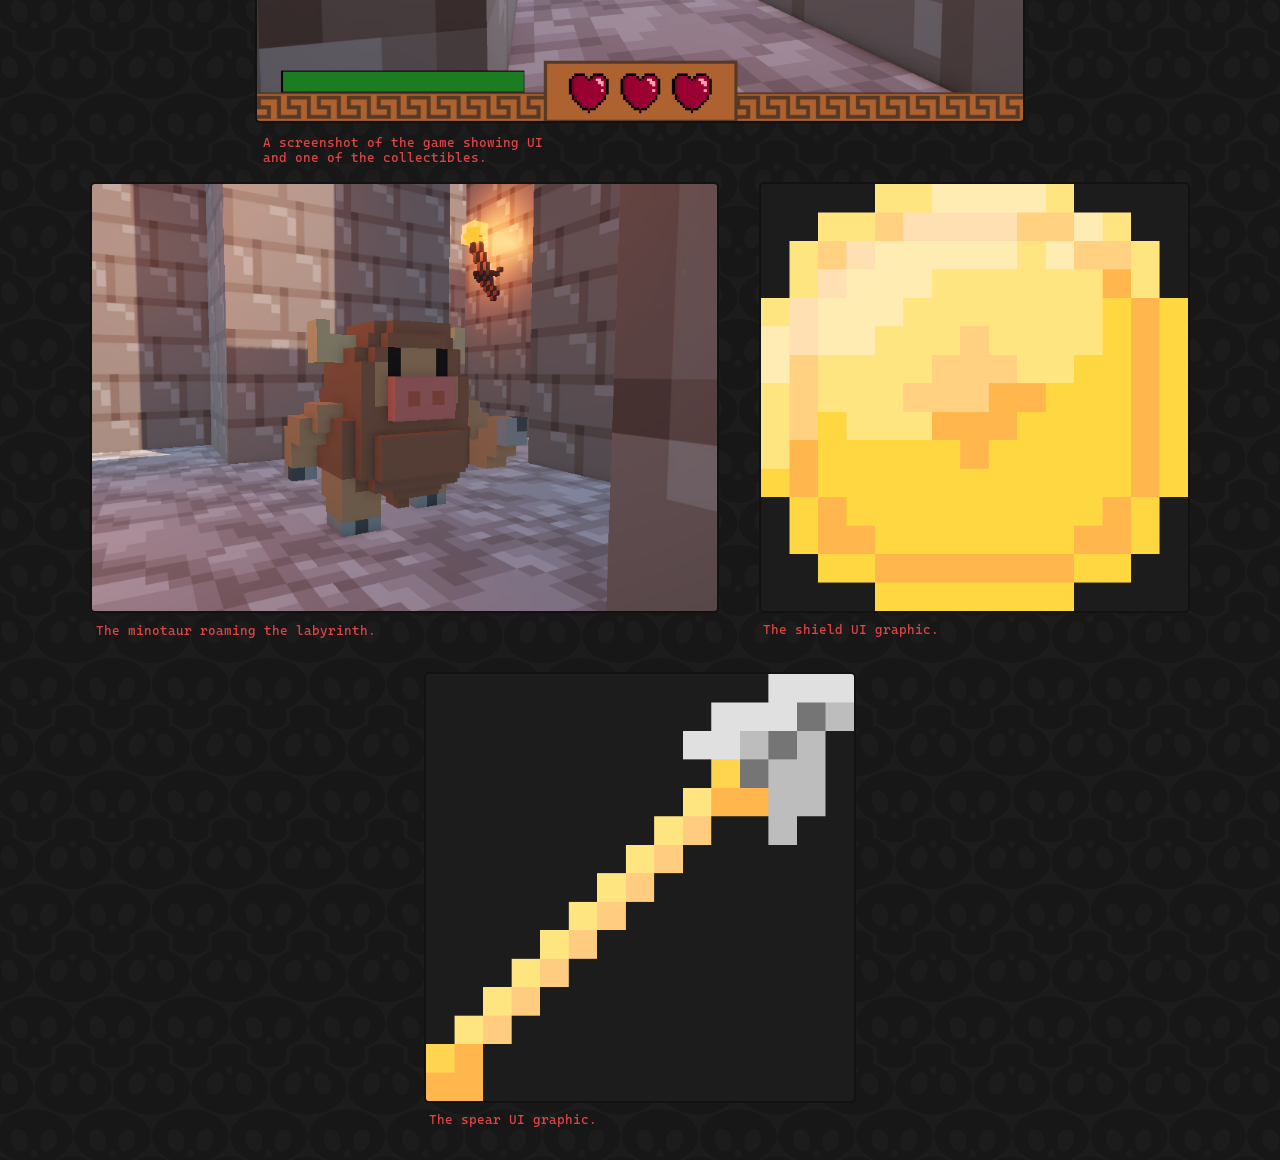
<file: pages/pg-labyrinth.html>
<!DOCTYPE html>
<html lang="en">
<head>
    <meta charset="UTF-8">
    <meta name="viewport" content="width=device-width, initial-scale=1.0">
    <title>ACW-Portfolio</title>
    <link rel="stylesheet" href="../css/page.css">
</head>
<body>
    <header>
        <!--name, navigation(About | Portfolio | Github) ?-->
        <h1>Anna Winkler - </h1>
        <nav>
            <a href="../index.html"><button>About</button></a>
            <a href="../navigation.html"><button>Portfolio</button></a>
            <a href="https://github.com/Anas-Crecca"><button>Github</button></a>
        </nav>
    </header>
    <main>
        <section>
            <p>Portfolio > Return To The Labyrinth</p>
            <h2>Return To The Labyrinth</h2>
            <p>A small Unity Game created as a final project for one of my classes. In it you have to navigate a labyrinth find 2 items and escape while avoiding the minotaur.</p>
        </section>
        <section class="gallery">
            <div>
                <img src="../images/labyrinth/Mainmenu.png" alt="mainmenu screen">
                <p>The mainmenu screen.</p>
            </div>
            <div>
                <img src="../images/labyrinth/comic.png" alt="comic">
                <p>The comic which explains the story and goals.</p>
            </div>
            <div>
                <img src="../images/labyrinth/gameplay.png" alt="gameplay screenshot">
                <p>A screenshot of the game showing UI and one of the collectibles.</p>
            </div>
            <div>
                <img src="../images/labyrinth/minotaur.png" alt="screenshot of minotaur">
                <p>The minotaur roaming the labyrinth.</p>
            </div>
            <div>
                <img src="../images/labyrinth/shield.png" alt="shield graphic">
                <p>The shield UI graphic.</p>
            </div>
            <div>
                <img src="../images/labyrinth/spear.png" alt="spear graphic">
                <p>The spear UI graphic.</p>
            </div>
        </section>
    </main>
</body>
</html>
</file>
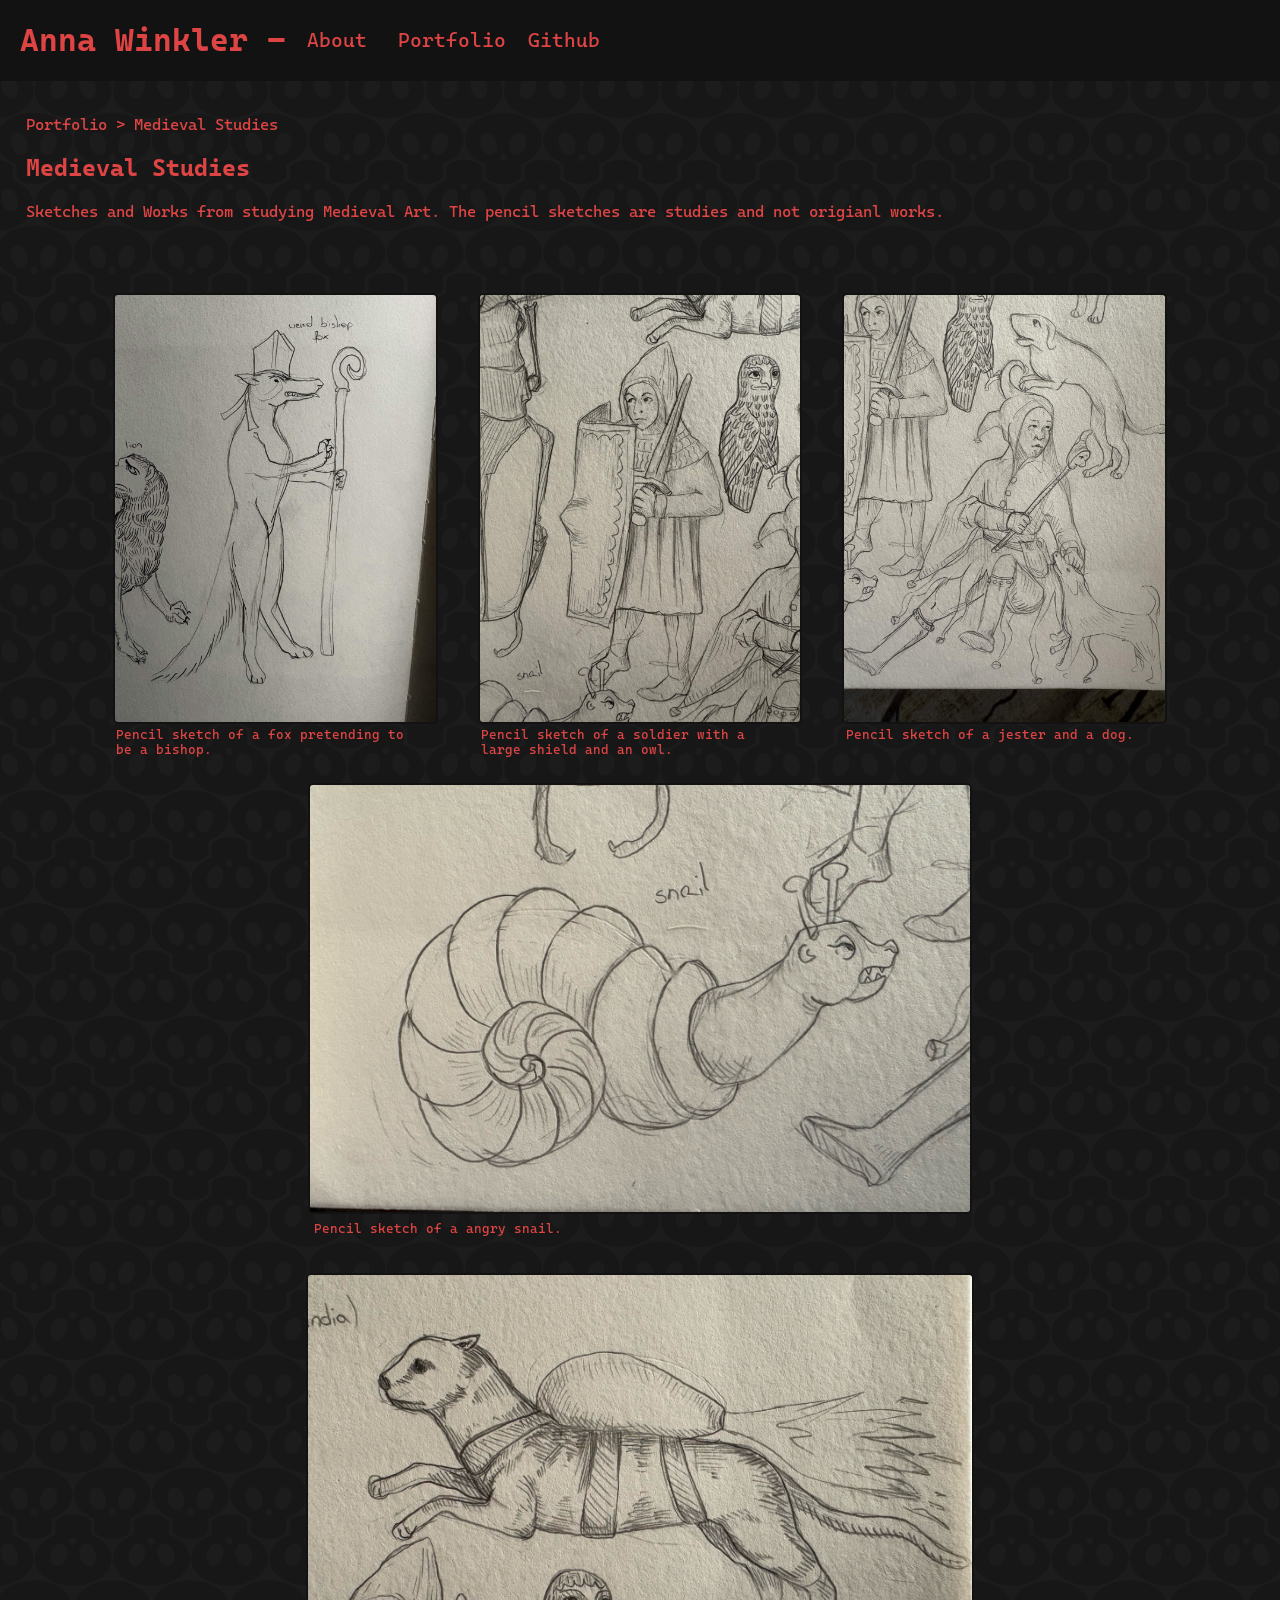
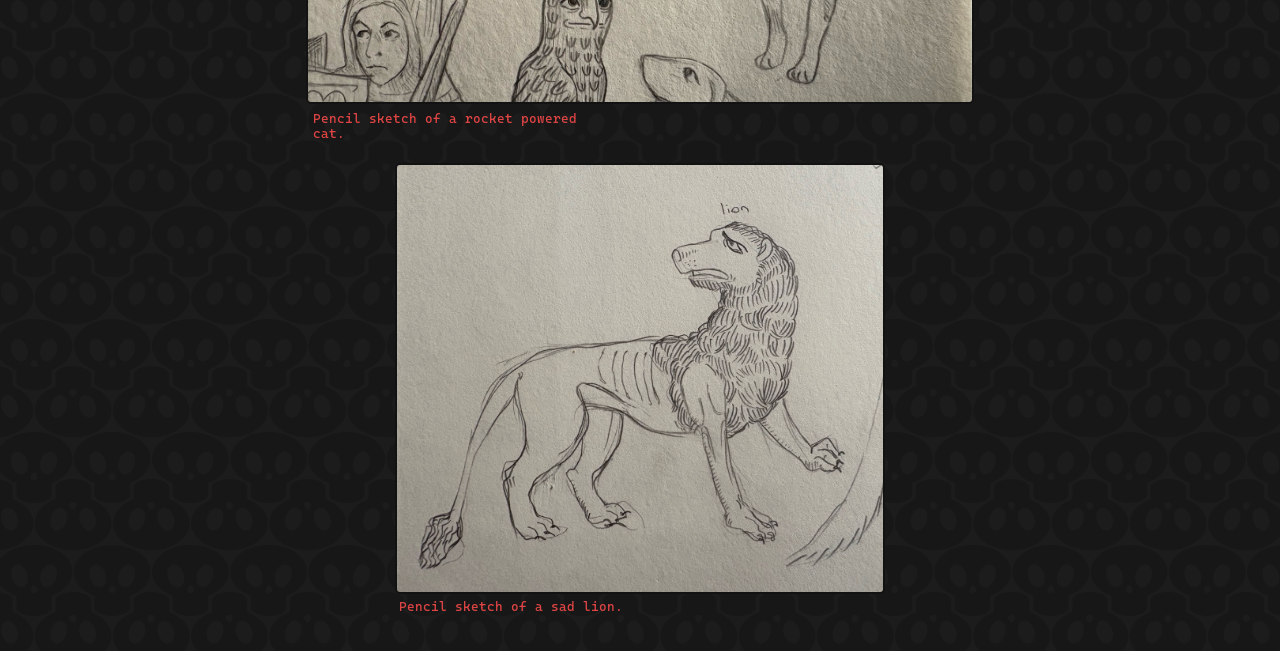
<file: pages/pg-medieval.html>
<html lang="en">
<head>
    <meta charset="UTF-8">
    <meta name="viewport" content="width=device-width, initial-scale=1.0">
    <title>ACW-Portfolio</title>
    <link rel="stylesheet" href="../css/page.css">
</head>
<body>
    <header>
        <!--name, navigation(About | Portfolio | Github) ?-->
        <h1>Anna Winkler - </h1>
        <nav>
            <a href="../index.html"><button>About</button></a>
            <a href="../navigation.html"><button>Portfolio</button></a>
            <a href="https://github.com/Anas-Crecca"><button>Github</button></a>
        </nav>
    </header>
    <main>
        <section>
            <p>Portfolio > Medieval Studies</p>
            <h2>Medieval Studies</h2>
            <p>Sketches and Works from studying Medieval Art. The pencil sketches are studies and not origianl works.</p>
        </section>
        <section class="gallery">
            <div>
                <img src="../images/medieval/1.jpg" alt="Pencil sketch of a fox pretending to be a bishop.">
                <p>Pencil sketch of a fox pretending to be a bishop.</p>
            </div>
            <div>
                <img src="../images/medieval/2.jpg" alt="Pencil sketch of a soldier with a large shield and an owl.">
                <p>Pencil sketch of a soldier with a large shield and an owl.</p>
            </div>
            <div>
                <img src="../images/medieval/3.jpg" alt="Pencil sketch of a jester and a dog. Theres another dog in the background.">
                <p>Pencil sketch of a jester and a dog.</p>
            </div>
            <div>
                <img src="../images/medieval/4.jpg" alt="Pencil sketch of a angry snail.">
                <p>Pencil sketch of a angry snail.</p>
            </div>
            <div>
                <img src="../images/medieval/5.jpg" alt="Pencil sketch of a rocket powered cat.">
                <p>Pencil sketch of a rocket powered cat.</p>
            </div>
            <div>
                <img src="../images/medieval/6.jpg" alt="Pencil sketch of a sad lion.">
                <p>Pencil sketch of a sad lion.</p>
            </div>
        </section>
    </main>
</body>
</html>
</file>
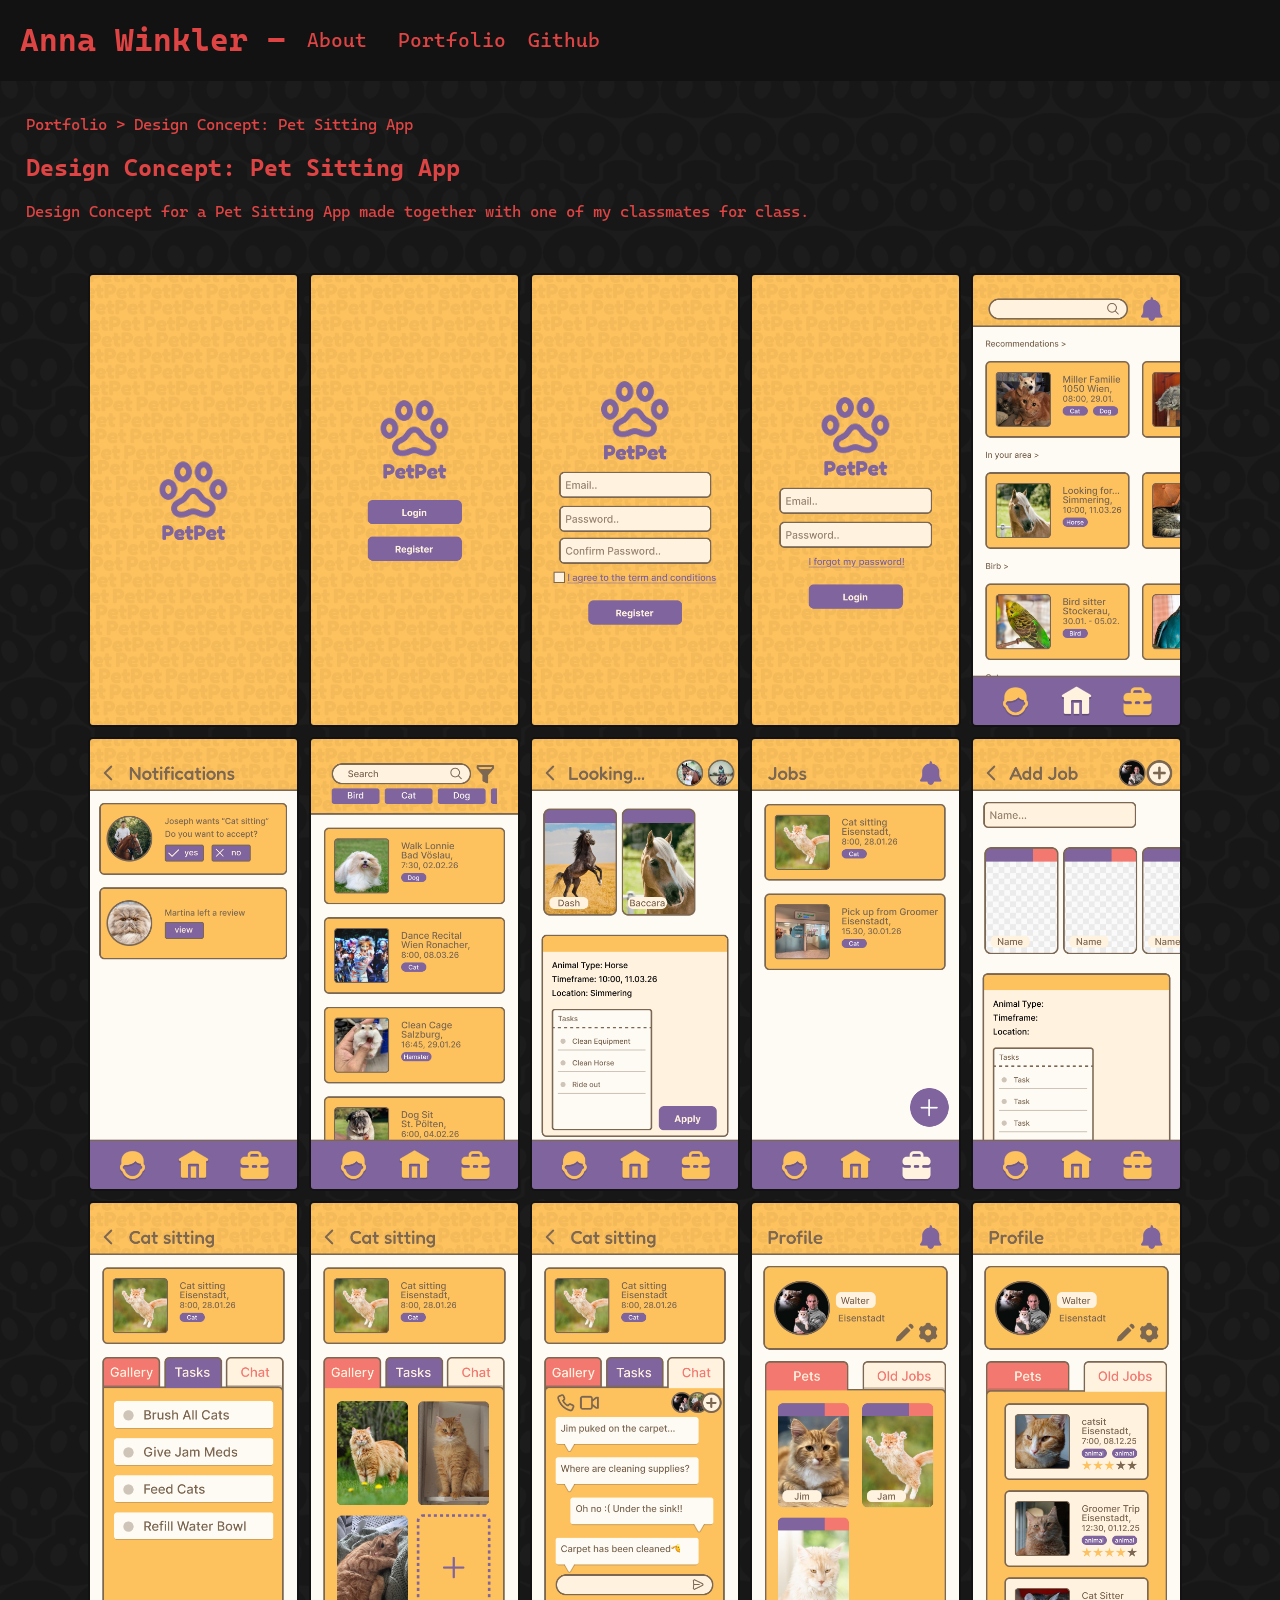
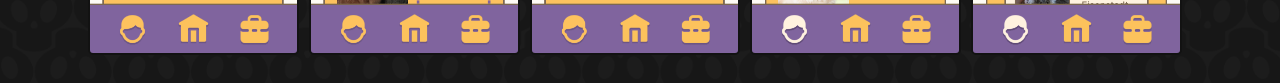
<file: pages/pg-petconcept.html>
<html lang="en">
<head>
    <meta charset="UTF-8">
    <meta name="viewport" content="width=device-width, initial-scale=1.0">
    <title>ACW-Portfolio</title>
    <link rel="stylesheet" href="../css/page.css">
</head>
<body>
    <header>
        <!--name, navigation(About | Portfolio | Github) ?-->
        <h1>Anna Winkler - </h1>
        <nav>
            <a href="../index.html"><button>About</button></a>
            <a href="../navigation.html"><button>Portfolio</button></a>
            <a href="https://github.com/Anas-Crecca"><button>Github</button></a>
        </nav>
    </header>
    <main>
        <section>
            <p>Portfolio > Design Concept: Pet Sitting App</p>
            <h2>Design Concept: Pet Sitting App</h2>
            <p>Design Concept for a Pet Sitting App made together with one of my classmates for class.</p>
        </section>
        <section class="gallery2">
            <img src="../images/pet/Splash-Screen.png" alt="Splash-Screen">
            <img src="../images/pet/Start.png" alt="Start Screen">
            <img src="../images/pet/Register.png" alt="Register Screen">
            <img src="../images/pet/Login.png" alt="Login Screen">
            <img src="../images/pet/Home-Screen.png" alt="Home Screen">
            <img src="../images/pet/Notifications.png" alt="Notifications Screen">
            <img src="../images/pet/Search-Results.png" alt="Search-Results Screen">
            <img src="../images/pet/Job-Preview.png" alt="Job-Preview Screen">
            <img src="../images/pet/Job-Page.png" alt="Job Screen">
            <img src="../images/pet/Add-Job.png" alt="Add-Job Screen">
            <img src="../images/pet/Job-View-Task.png" alt="Job-View-Task Screen">
            <img src="../images/pet/Job-View-Gallery.png" alt="Job-View-Gallery Screen">
            <img src="../images/pet/Job-View-Chat.png" alt="Job-View-Chat Screen">
            <img src="../images/pet/Profile-Pet.png" alt="Profile-Pet Screen">
            <img src="../images/pet/Profile-Job.png" alt="Profile-Job Screen">
        </section>
    </main>
</body>
</html>
</file>
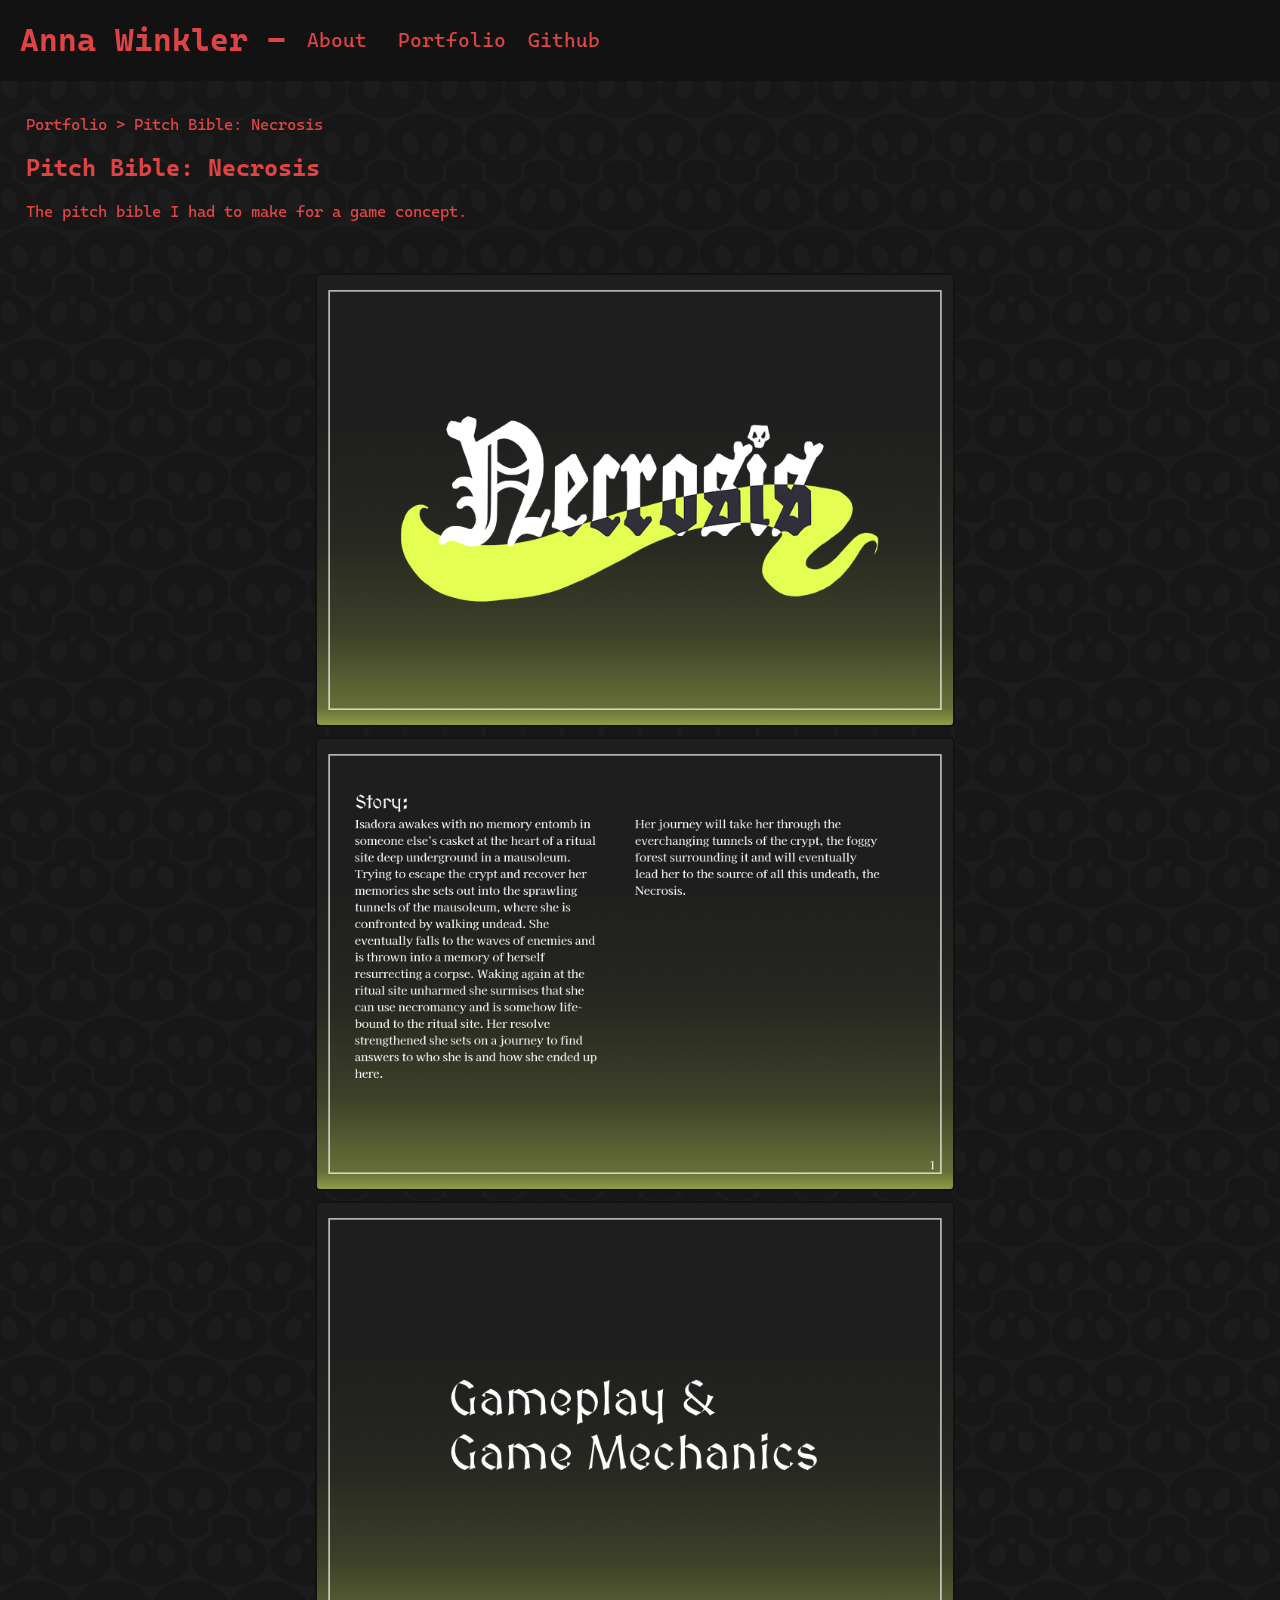
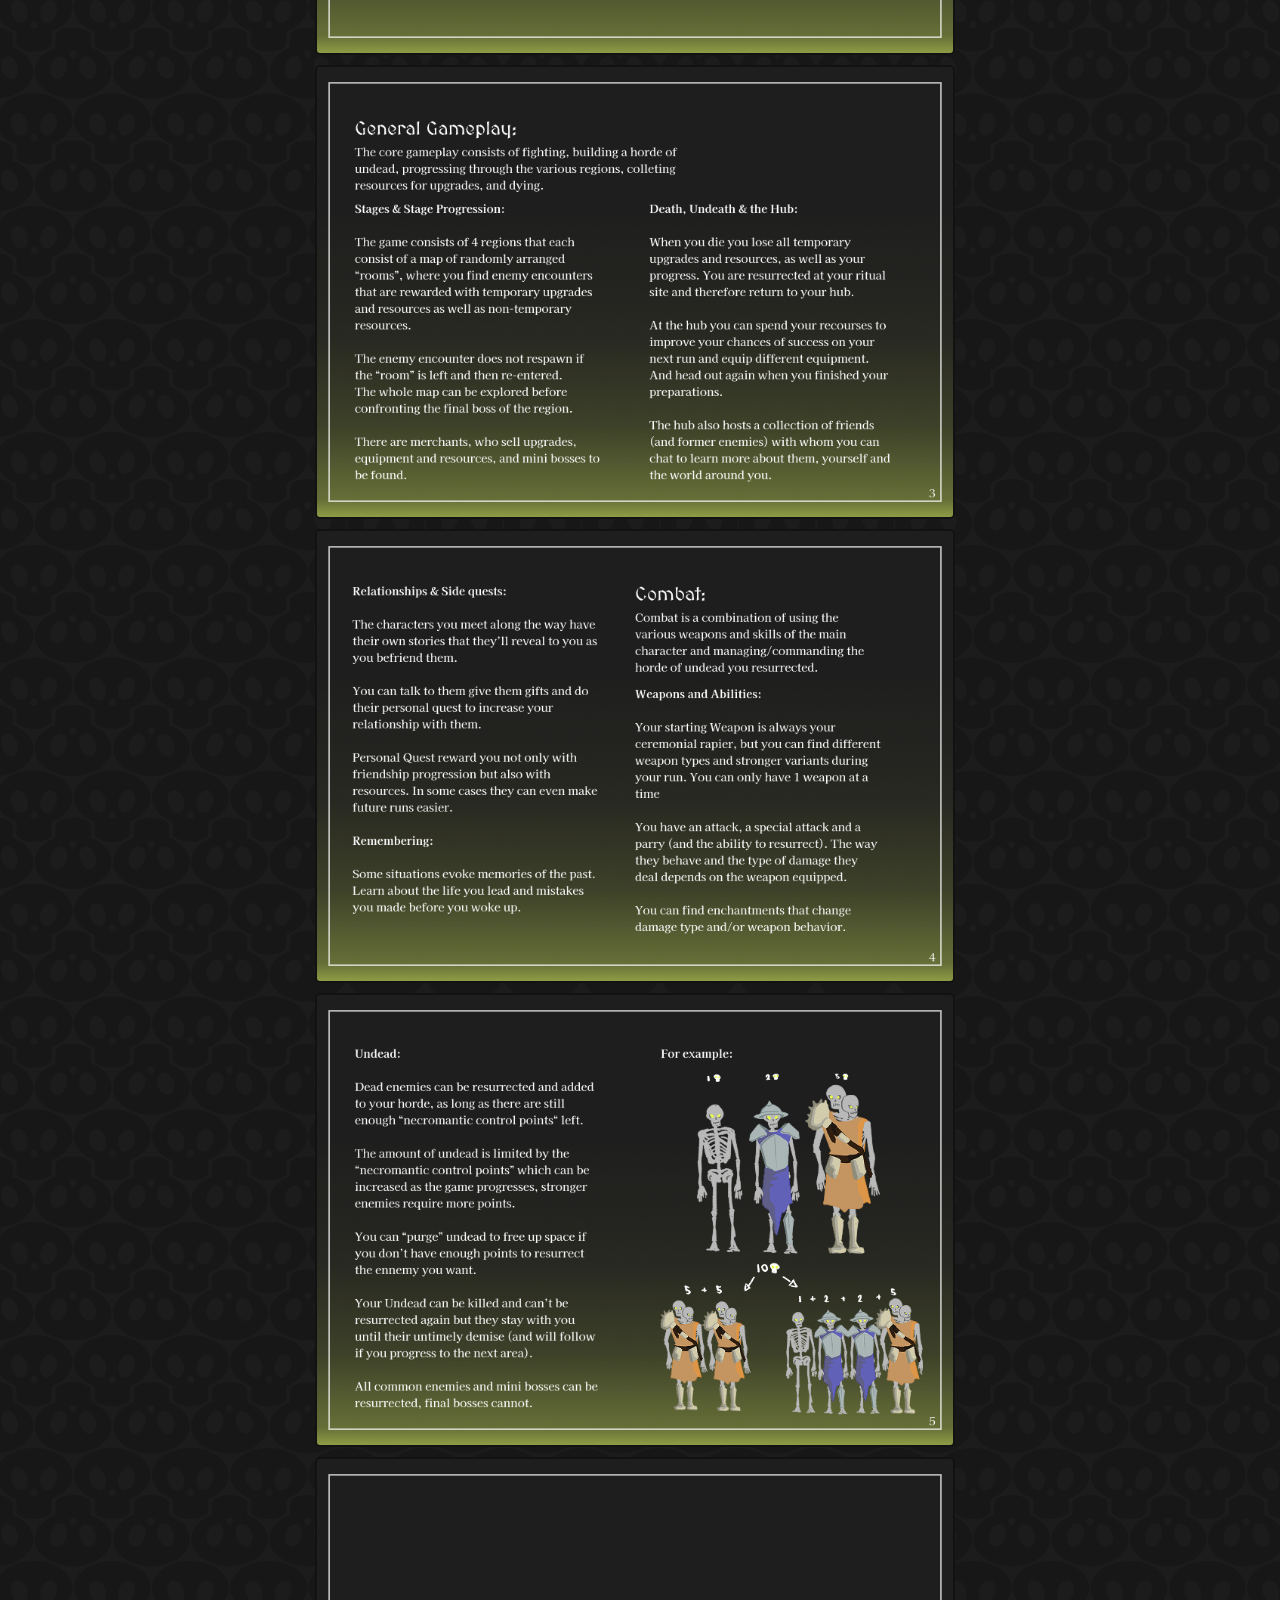
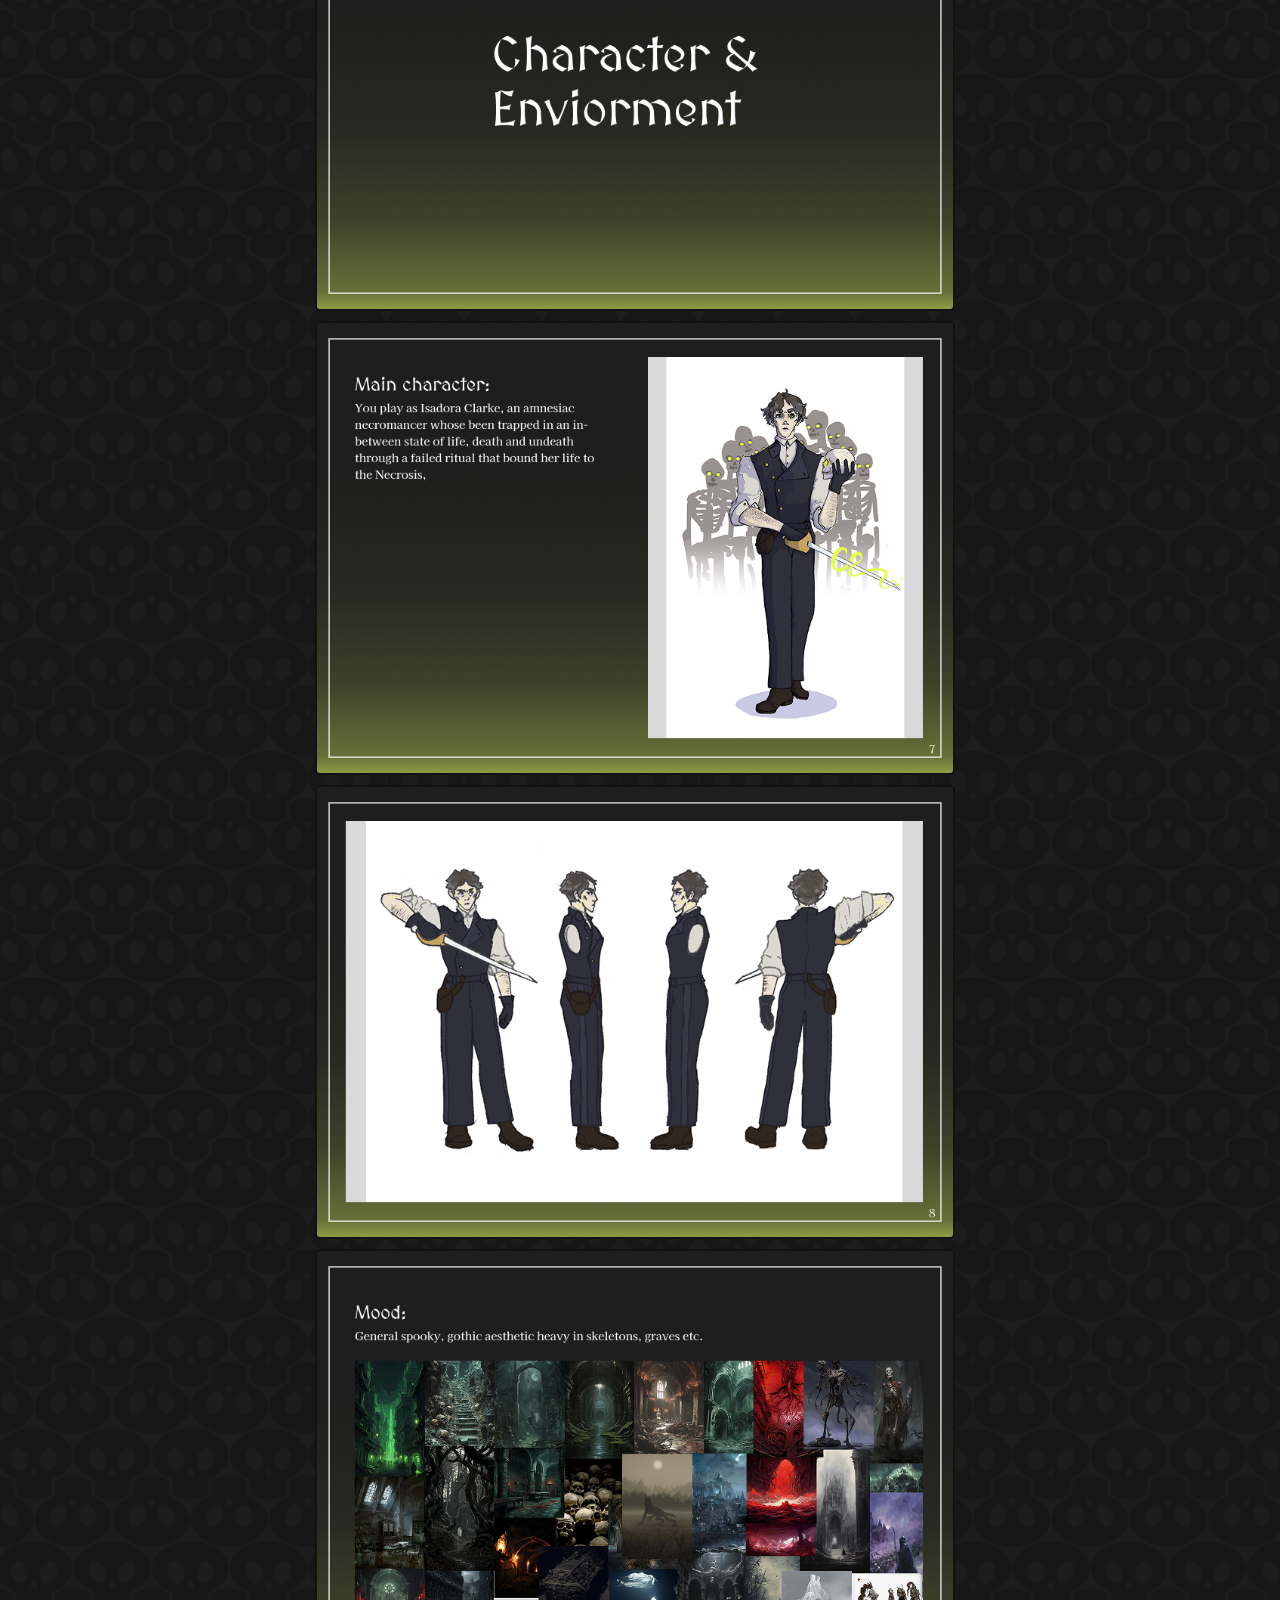
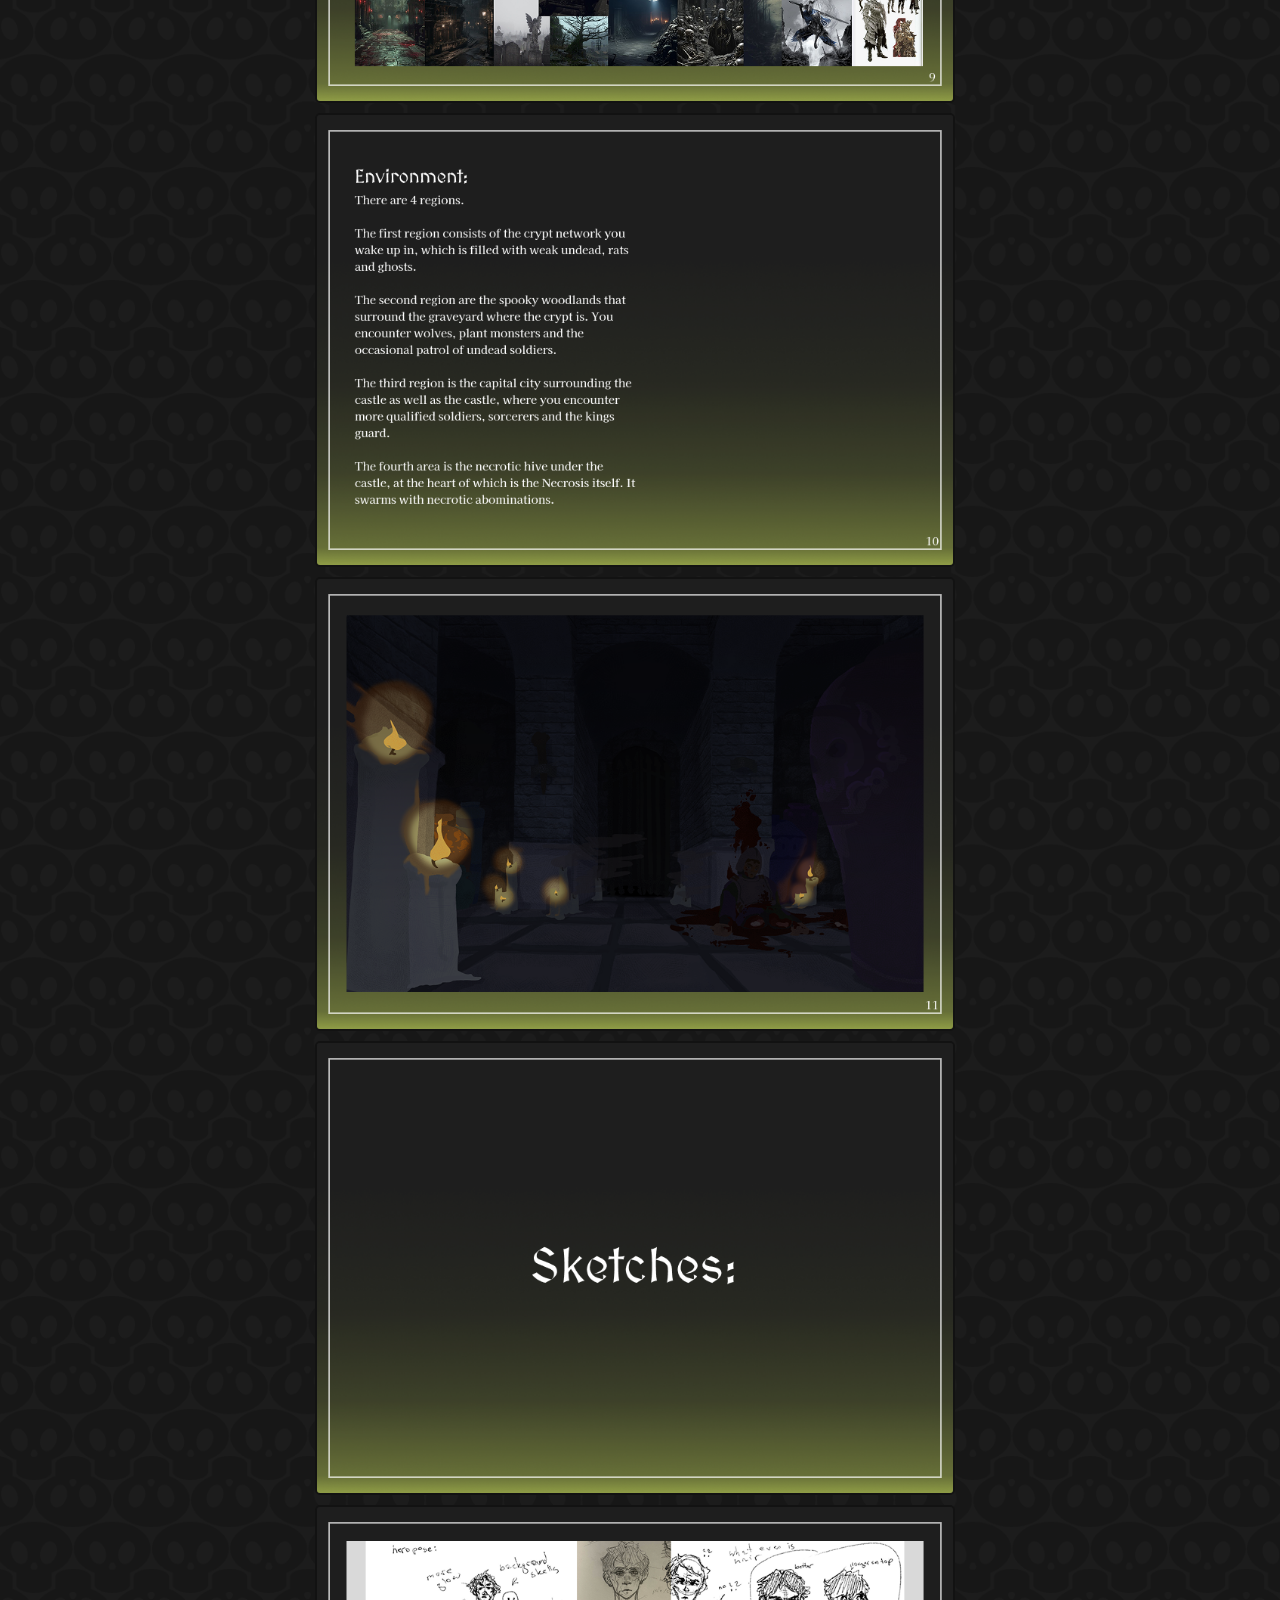
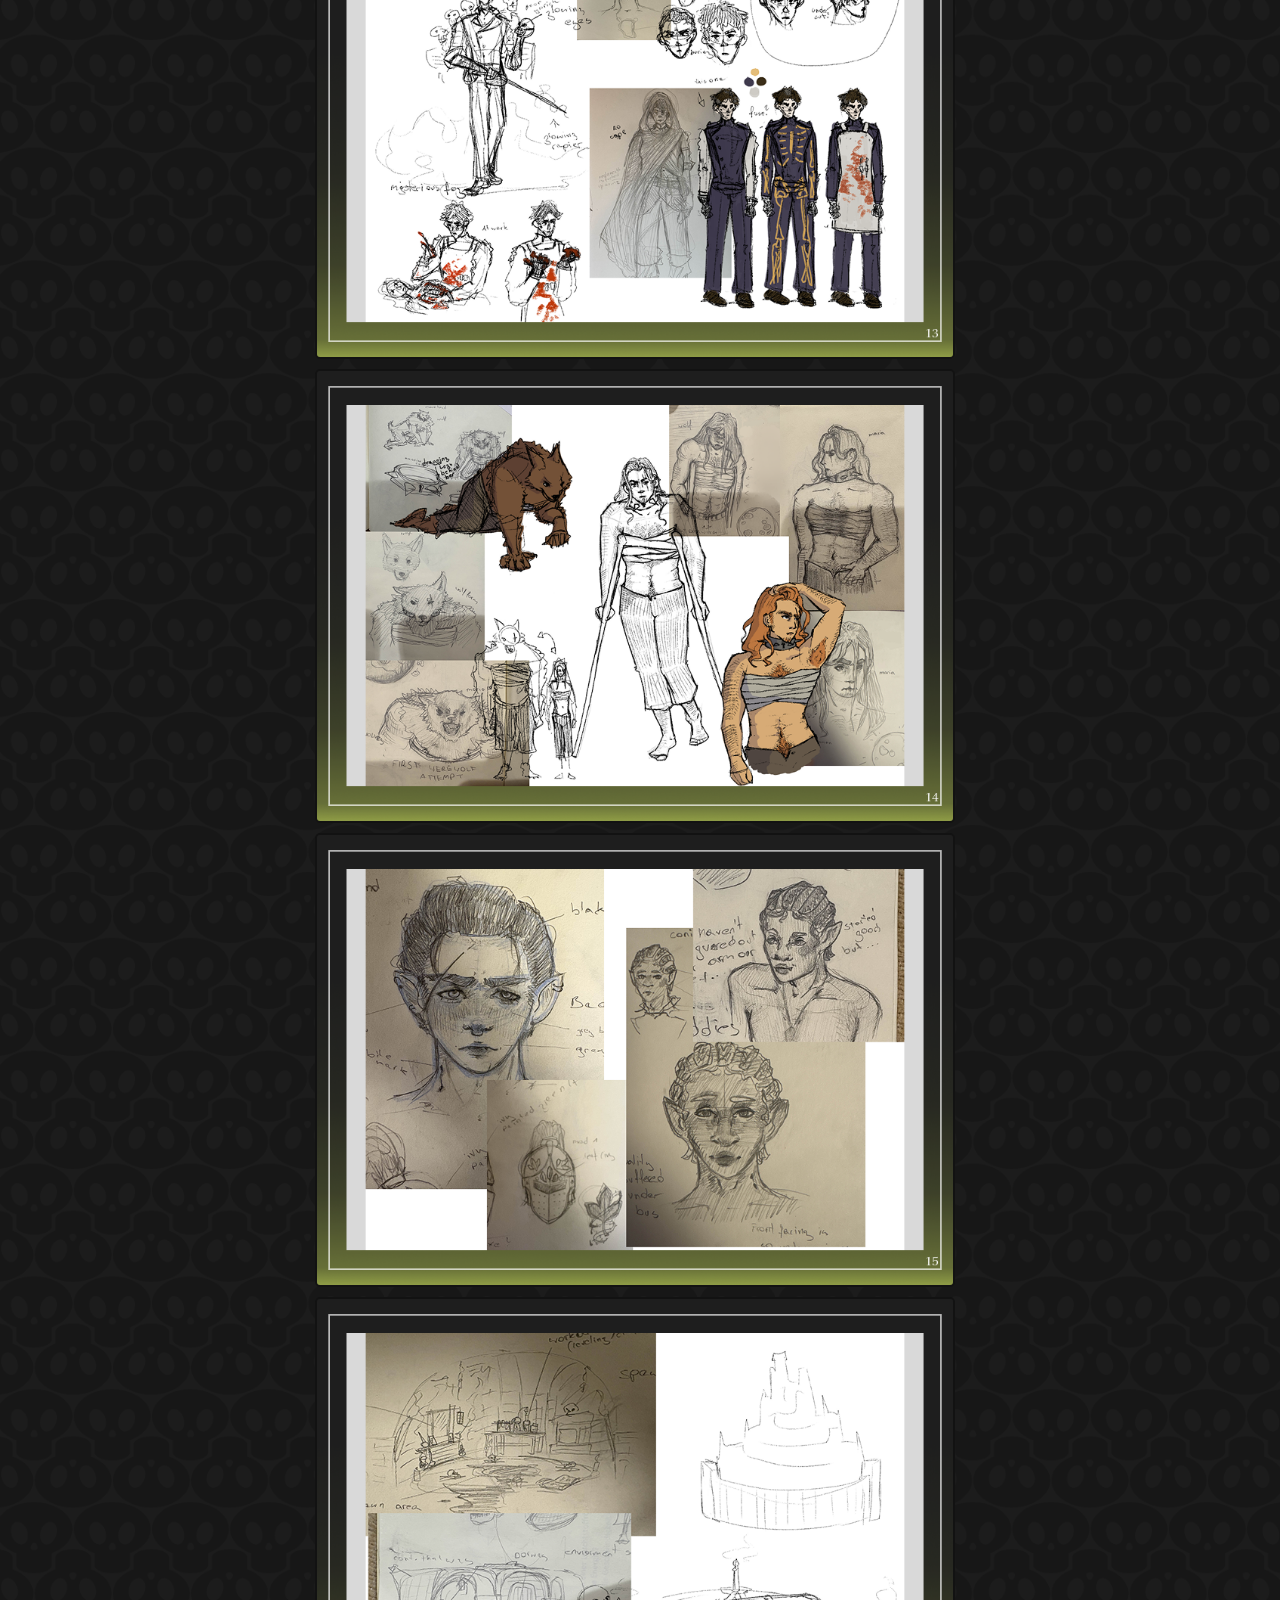
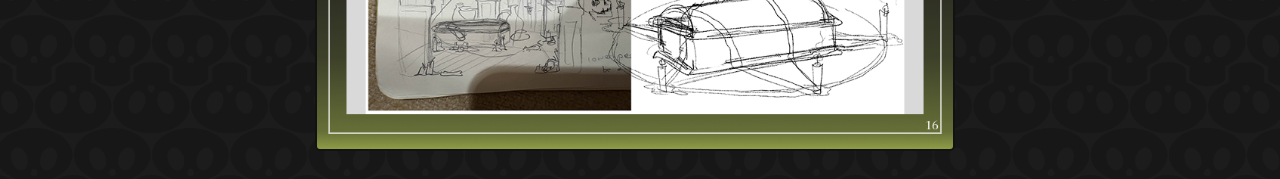
<file: pages/pg-pitch.html>
<html lang="en">
<head>
    <meta charset="UTF-8">
    <meta name="viewport" content="width=device-width, initial-scale=1.0">
    <title>ACW-Portfolio</title>
    <link rel="stylesheet" href="../css/page.css">
</head>
<body>
    <header>
        <!--name, navigation(About | Portfolio | Github) ?-->
        <h1>Anna Winkler - </h1>
        <nav>
            <a href="../index.html"><button>About</button></a>
            <a href="../navigation.html"><button>Portfolio</button></a>
            <a href="https://github.com/Anas-Crecca"><button>Github</button></a>
        </nav>
    </header>
    <main>
        <section>
            <p>Portfolio > Pitch Bible: Necrosis</p>
            <h2>Pitch Bible: Necrosis</h2>
            <p>The pitch bible I had to make for a game concept.</p>
        </section>
        <section class="gallery2">
            <img src="../images/necrosis/1Cover.png" alt="coverimage">
            <img src="../images/necrosis/2Story.png" alt="slide talkig about the story">
            <img src="../images/necrosis/3Title.png" alt="title slide">
            <img src="../images/necrosis/4GP.png" alt="slide talkig about the general gameplay">
            <img src="../images/necrosis/5GP.png" alt="slide talkig about the general gameplay">
            <img src="../images/necrosis/6GP.png" alt="slide talkig about the general gameplay">
            <img src="../images/necrosis/7Title.png" alt="title slide">
            <img src="../images/necrosis/8MC.png" alt="slide talkig about the main character">
            <img src="../images/necrosis/9Turnaround.png" alt="slide showing Turnaround of main character">
            <img src="../images/necrosis/10Moodboard.png" alt="slide showing Moodboard">
            <img src="../images/necrosis/11Enviorment.png" alt="slide talking Enviorment">
            <img src="../images/necrosis/12Enviorment.png" alt="slide with Enviormental Drawing">
            <img src="../images/necrosis/13Title.png" alt="title slide">
            <img src="../images/necrosis/14Sketches.png" alt="slide showing Sketches">
            <img src="../images/necrosis/15Sketches.png" alt="slide showing Sketches">
            <img src="../images/necrosis/16Sketches.png" alt="slide showing Sketches">
            <img src="../images/necrosis/17Sketches.png" alt="slide showing Sketches">
        </section>
    </main>
</body>
</html>
</file>
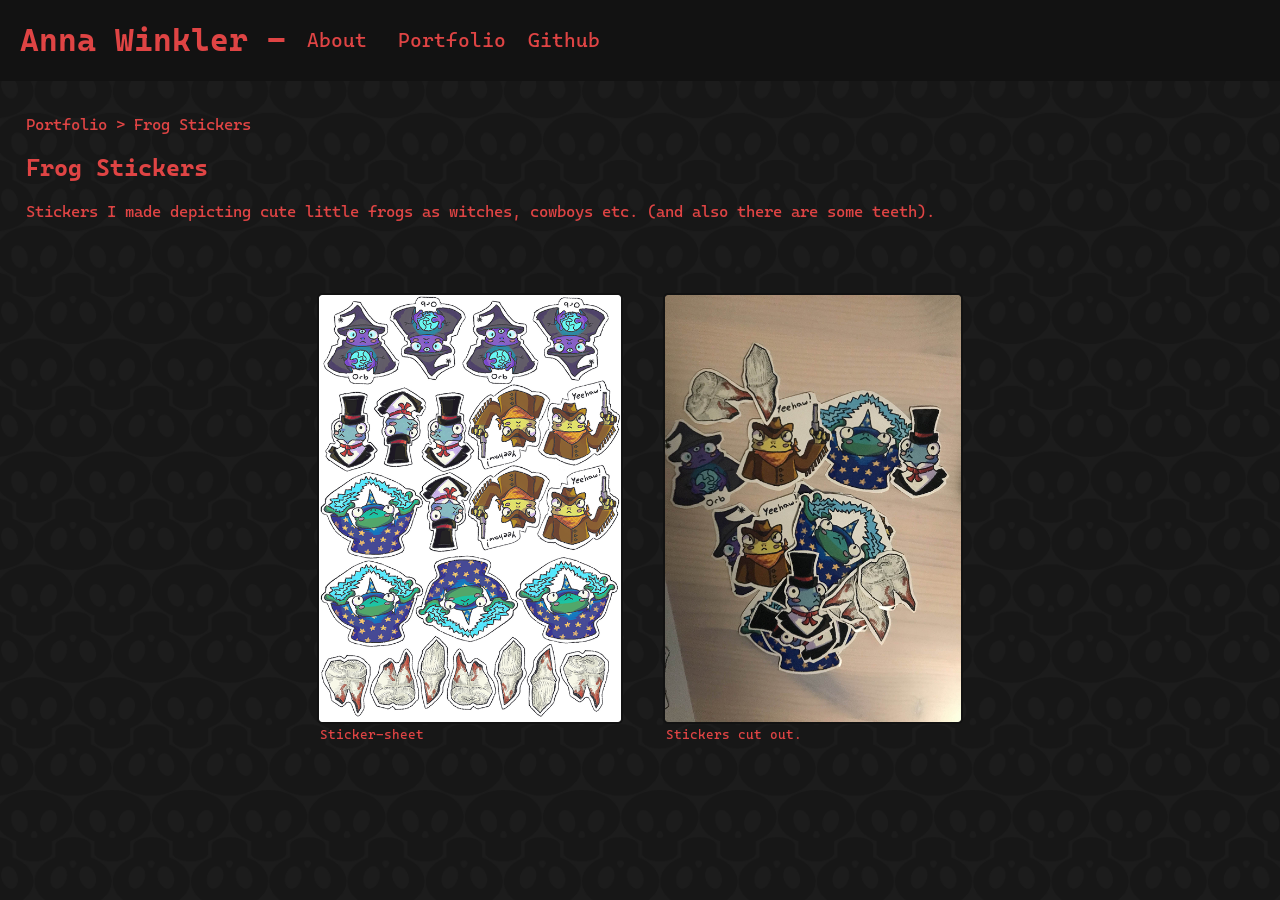
<file: pages/pg-stickers.html>
<html lang="en">
<head>
    <meta charset="UTF-8">
    <meta name="viewport" content="width=device-width, initial-scale=1.0">
    <title>ACW-Portfolio</title>
    <link rel="stylesheet" href="../css/page.css">
</head>
<body>
    <header>
        <!--name, navigation(About | Portfolio | Github) ?-->
        <h1>Anna Winkler - </h1>
        <nav>
            <a href="../index.html"><button>About</button></a>
            <a href="../navigation.html"><button>Portfolio</button></a>
            <a href="https://github.com/Anas-Crecca"><button>Github</button></a>
        </nav>
    </header>
    <main>
        <section>
            <p>Portfolio > Frog Stickers</p>
            <h2>Frog Stickers</h2>
            <p>Stickers I made depicting cute little frogs as witches, cowboys etc. (and also there are some teeth).</p>
        </section>
        <section class="gallery">
            <div>
                <img src="../images/stickers/sheet.png" alt="Sticker-sheet">
                <p>Sticker-sheet</p>
            </div>
            <div>
                <img src="../images/stickers/image.png" alt="Stickers cut out.">
                <p>Stickers cut out.</p>
            </div>
        </section>
    </main>
</body>
</html>
</file>
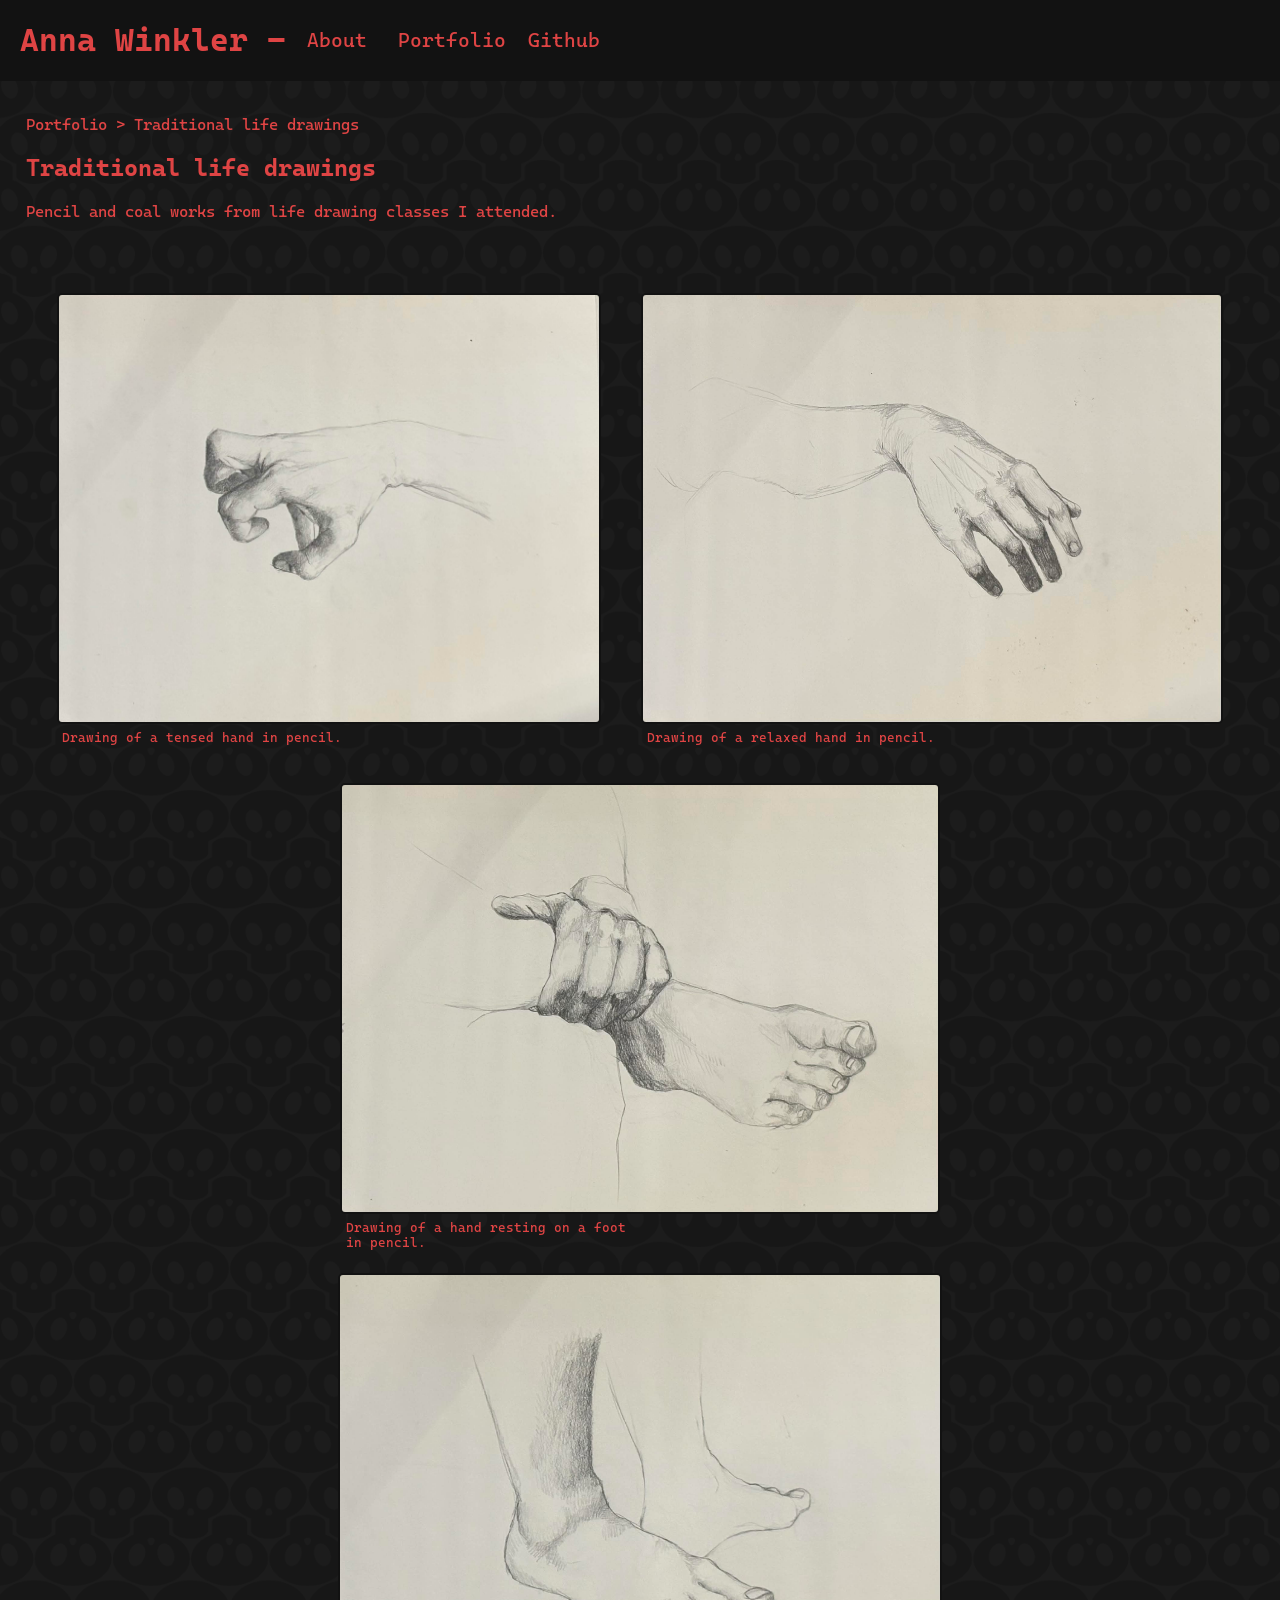
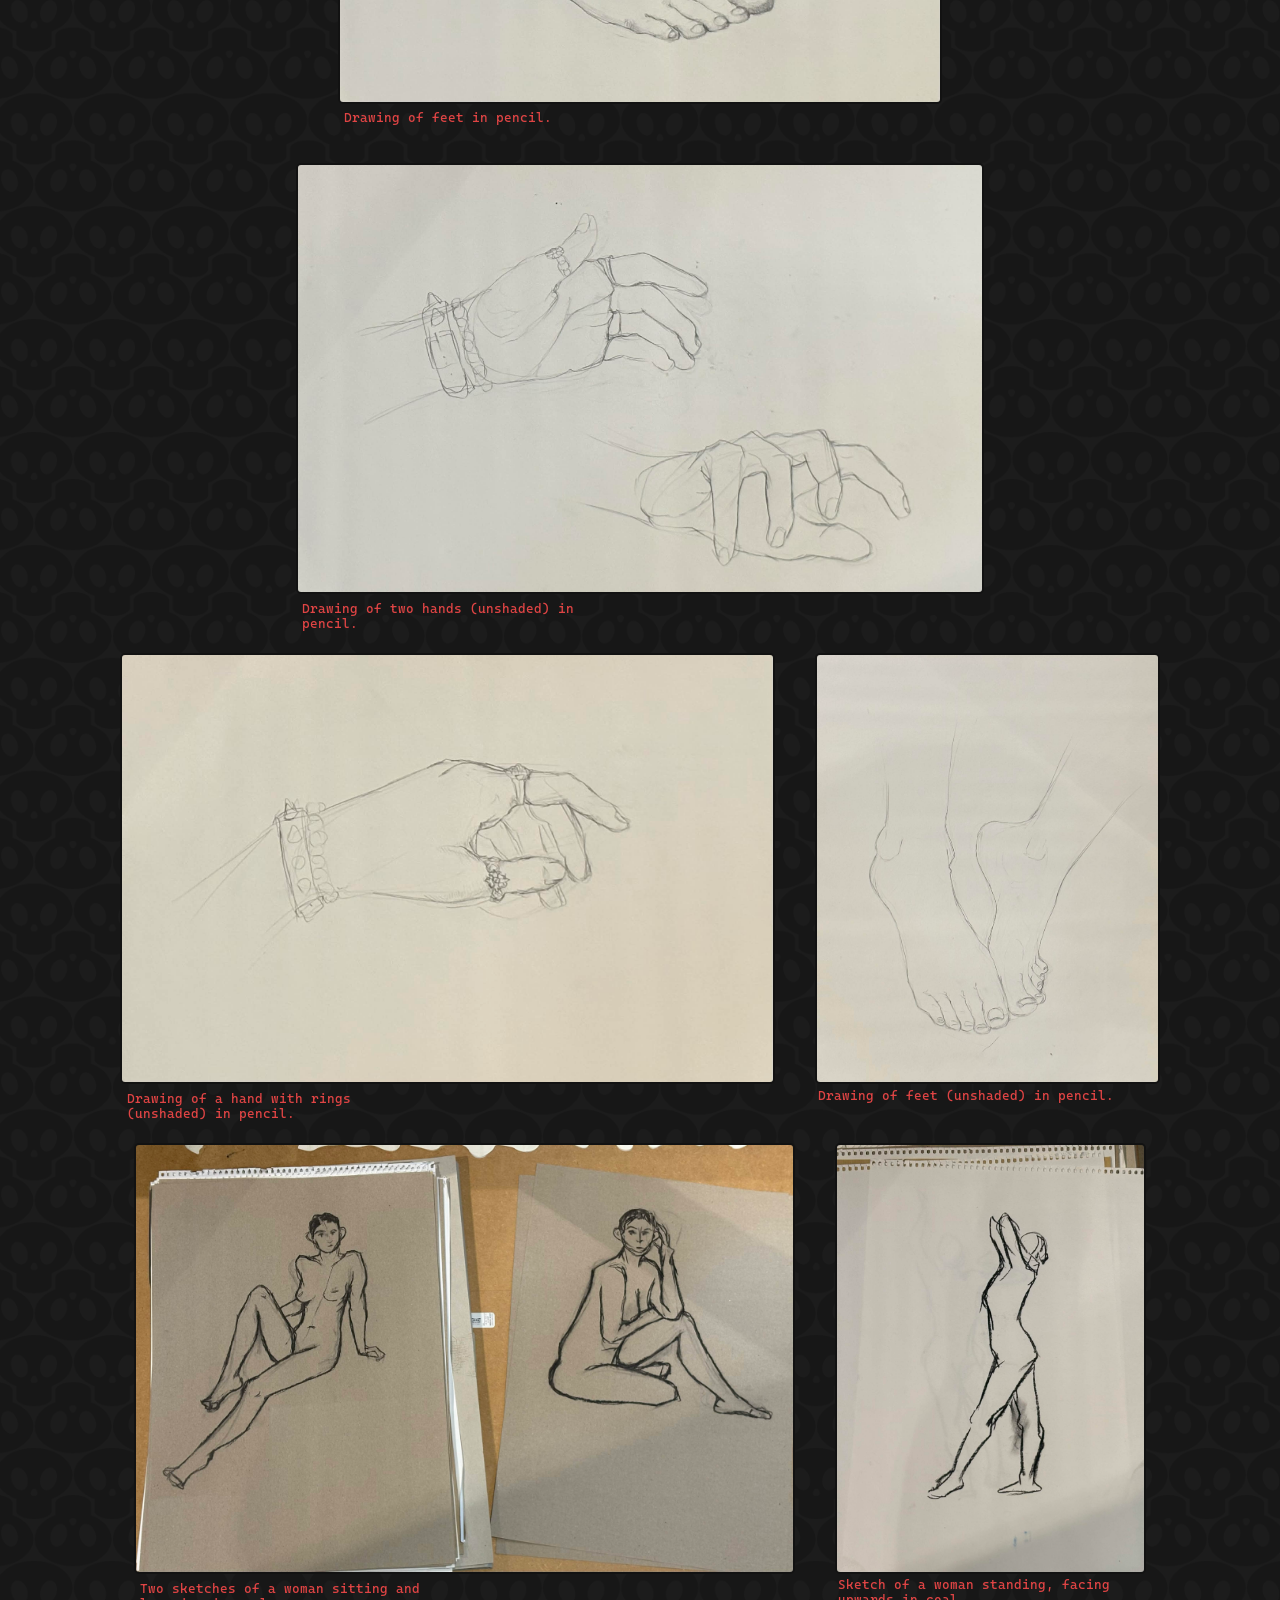
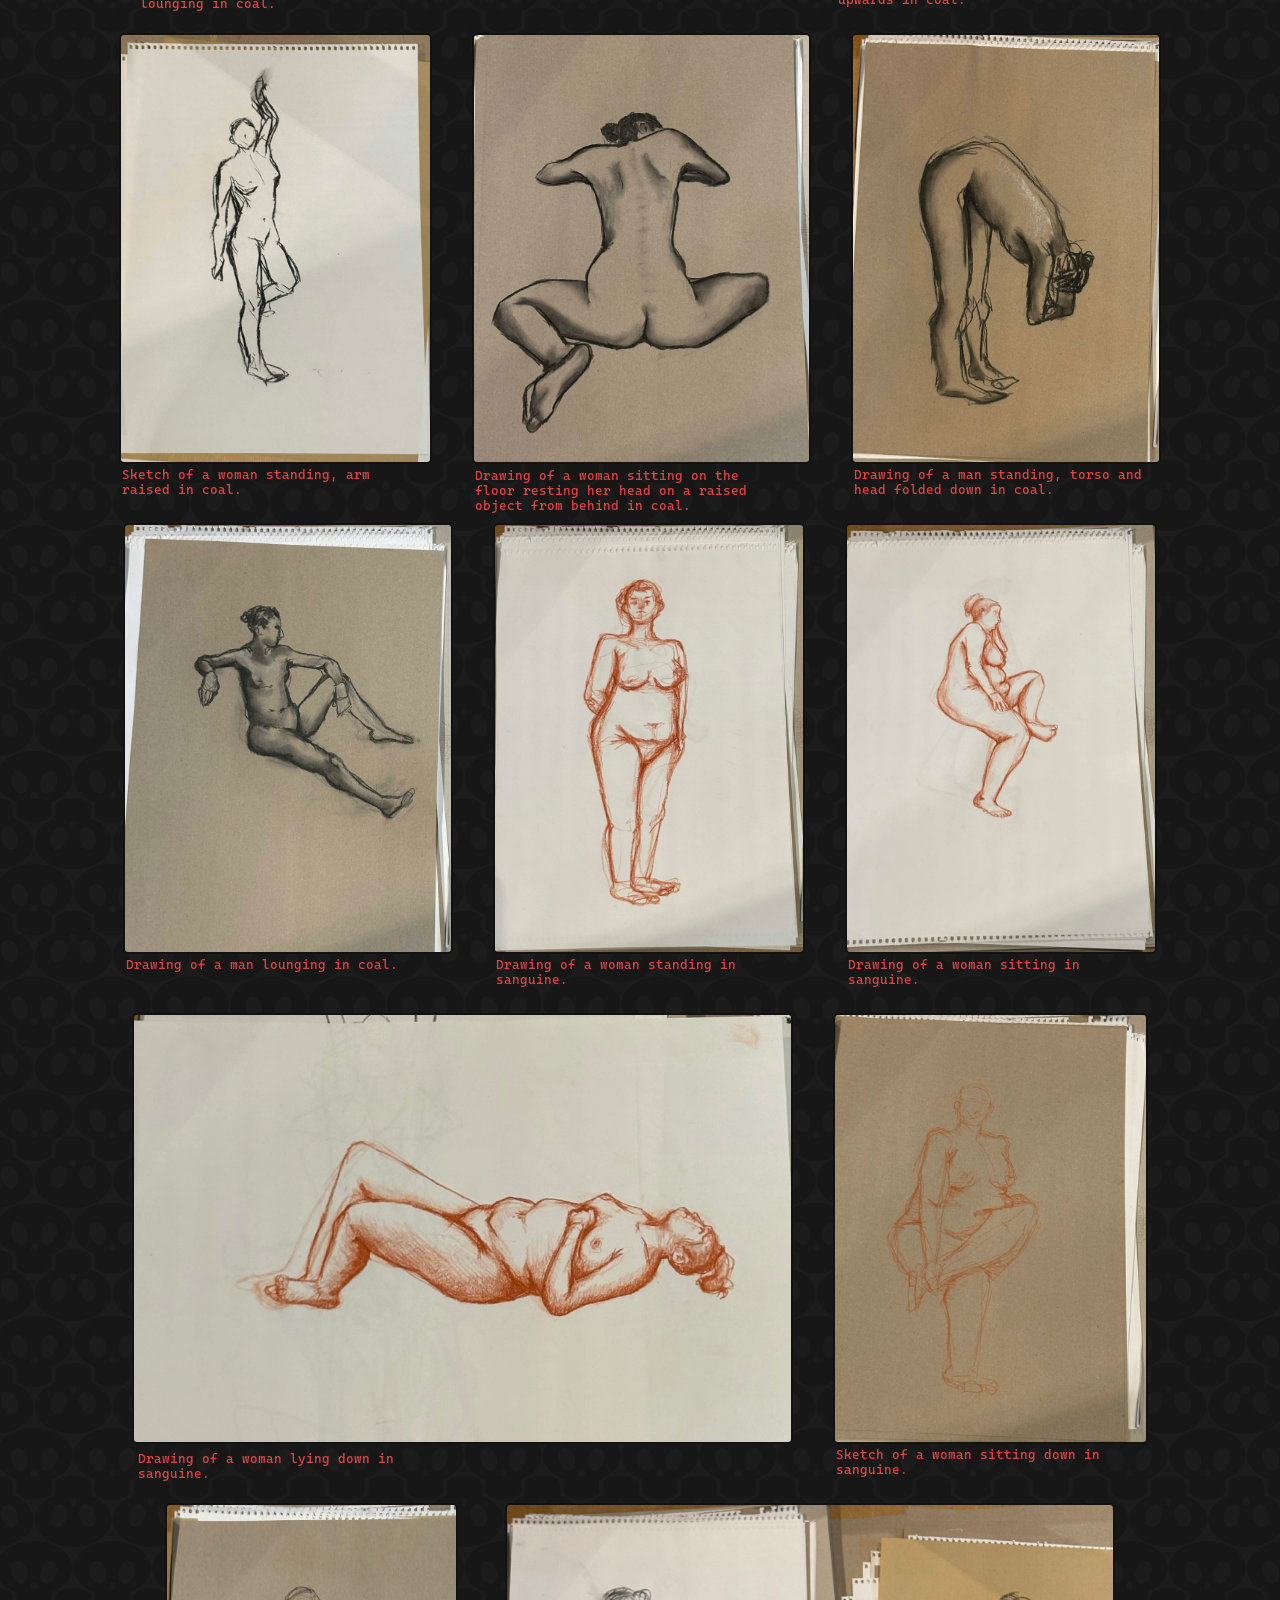
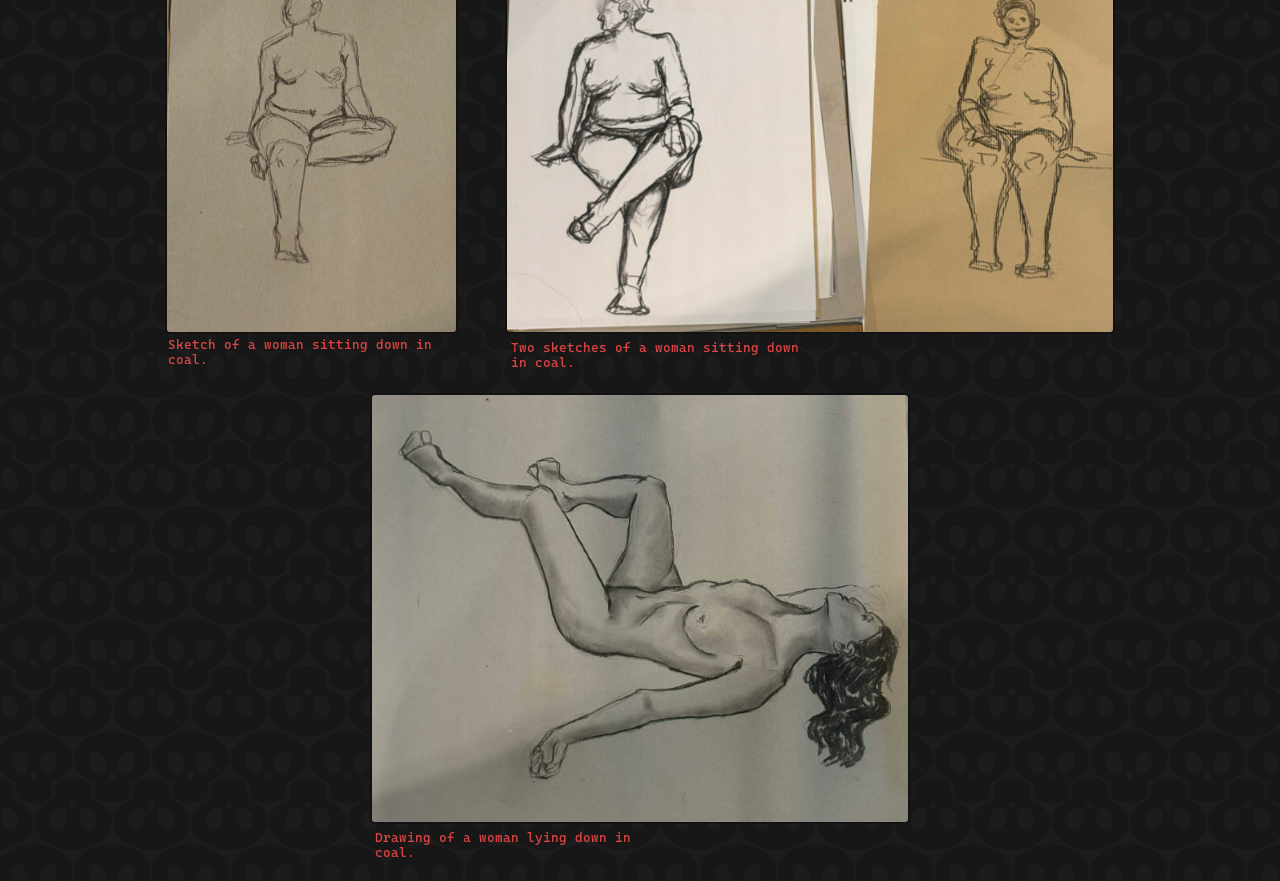
<file: pages/pg-studies.html>
<html lang="en">
<head>
    <meta charset="UTF-8">
    <meta name="viewport" content="width=device-width, initial-scale=1.0">
    <title>ACW-Portfolio</title>
    <link rel="stylesheet" href="../css/page.css">
</head>
<body>
    <header>
        <!--name, navigation(About | Portfolio | Github) ?-->
        <h1>Anna Winkler - </h1>
        <nav>
            <a href="../index.html"><button>About</button></a>
            <a href="../navigation.html"><button>Portfolio</button></a>
            <a href="https://github.com/Anas-Crecca"><button>Github</button></a>
        </nav>
    </header>
    <main>
        <section>
            <p>Portfolio > Traditional life drawings</p>
            <h2>Traditional life drawings</h2>
            <p>Pencil and coal works from life drawing classes I attended.</p>
        </section>
        <section class="gallery">
            <div>
                <img src="../images/akt/1.jpg" alt="Drawing of a tensed hand in pencil.">
                <p>Drawing of a tensed hand in pencil.</p>
            </div>
            <div>
                <img src="../images/akt/2.jpg" alt="Drawing of a relaxed hand in pencil.">
                <p>Drawing of a relaxed hand in pencil.</p>
            </div>
            <div>
                <img src="../images/akt/3.jpg" alt="Drawing of a hand resting on a foot in pencil.">
                <p>Drawing of a hand resting on a foot in pencil.</p>
            </div>
            <div>
                <img src="../images/akt/4.jpg" alt="Drawing of feet in pencil.">
                <p>Drawing of feet in pencil.</p>
            </div>
            <div>
                <img src="../images/akt/5.jpg" alt="Drawing of two hands (unshaded) in pencil.">
                <p>Drawing of two hands (unshaded) in pencil.</p>
            </div>
            <div>
                <img src="../images/akt/6.jpg" alt="Drawing of a hand with rings (unshaded) in pencil.">
                <p>Drawing of a hand with rings (unshaded) in pencil.</p>
            </div>
            <div>
                <img src="../images/akt/7.jpg" alt="Drawing of feet (unshaded) in pencil.">
                <p>Drawing of feet (unshaded) in pencil.</p>
            </div>
            <div>
                 <img src="../images/akt/8.jpg" alt="Two sketches of a woman sitting and lounging in coal.">
                <p>Two sketches of a woman sitting and lounging in coal.</p>
            </div>
            <div>
                 <img src="../images/akt/9.jpg" alt="Sketch of a woman standing, facing upwards in coal.">
                <p>Sketch of a woman standing, facing upwards in coal.</p>
            </div>
            <div>
                 <img src="../images/akt/10.jpg" alt="Sketch of a woman standing, arm raised in coal.">
                <p>Sketch of a woman standing, arm raised in coal.</p>
            </div>
            <div>
                 <img src="../images/akt/11.jpg" alt="Drawing of a woman sitting on the floor resting her head on a raised object from behind in coal.">
                <p>Drawing of a woman sitting on the floor resting her head on a raised object from behind in coal.</p>
            </div>
            <div>
                 <img src="../images/akt/12.jpg" alt="Drawing of a man standing, torso and head folded down in coal.">
                <p>Drawing of a man standing, torso and head folded down in coal.</p>
            </div>
            <div>
                 <img src="../images/akt/13.jpg" alt="Drawing of a man lounging in coal.">
                <p>Drawing of a man lounging in coal.</p>
            </div>
            <div>
                 <img src="../images/akt/14.jpg" alt="Drawing of a woman standing in sanguine.">
                <p>Drawing of a woman standing in sanguine.</p>
            </div>
            <div>
                 <img src="../images/akt/15.jpg" alt="Drawing of a woman sitting in sanguine.">
                <p>Drawing of a woman sitting in sanguine.</p>
            </div>
            <div>
                 <img src="../images/akt/16.jpg" alt="Drawing of a woman lying down in sanguine.">
                <p>Drawing of a woman lying down in sanguine.</p>
            </div>
            <div>
                 <img src="../images/akt/17.jpg" alt="Sketch of a woman sitting down in sanguine.">
                <p>Sketch of a woman sitting down in sanguine.</p>
            </div>
            <div>
                 <img src="../images/akt/18.jpg" alt="Sketch of a woman sitting down in coal.">
                <p>Sketch of a woman sitting down in coal.</p>
            </div>
            <div>
                 <img src="../images/akt/19.jpg" alt="Two sketches of a woman sitting down in coal.">
                <p>Two sketches of a woman sitting down in coal.</p>
            </div>
            <div>
                 <img src="../images/akt/20.jpg" alt="Drawing of a woman lying down in coal.">
                <p>Drawing of a woman lying down in coal.</p>
            </div>
        </section>
    </main>
</body>
</html>
</file>
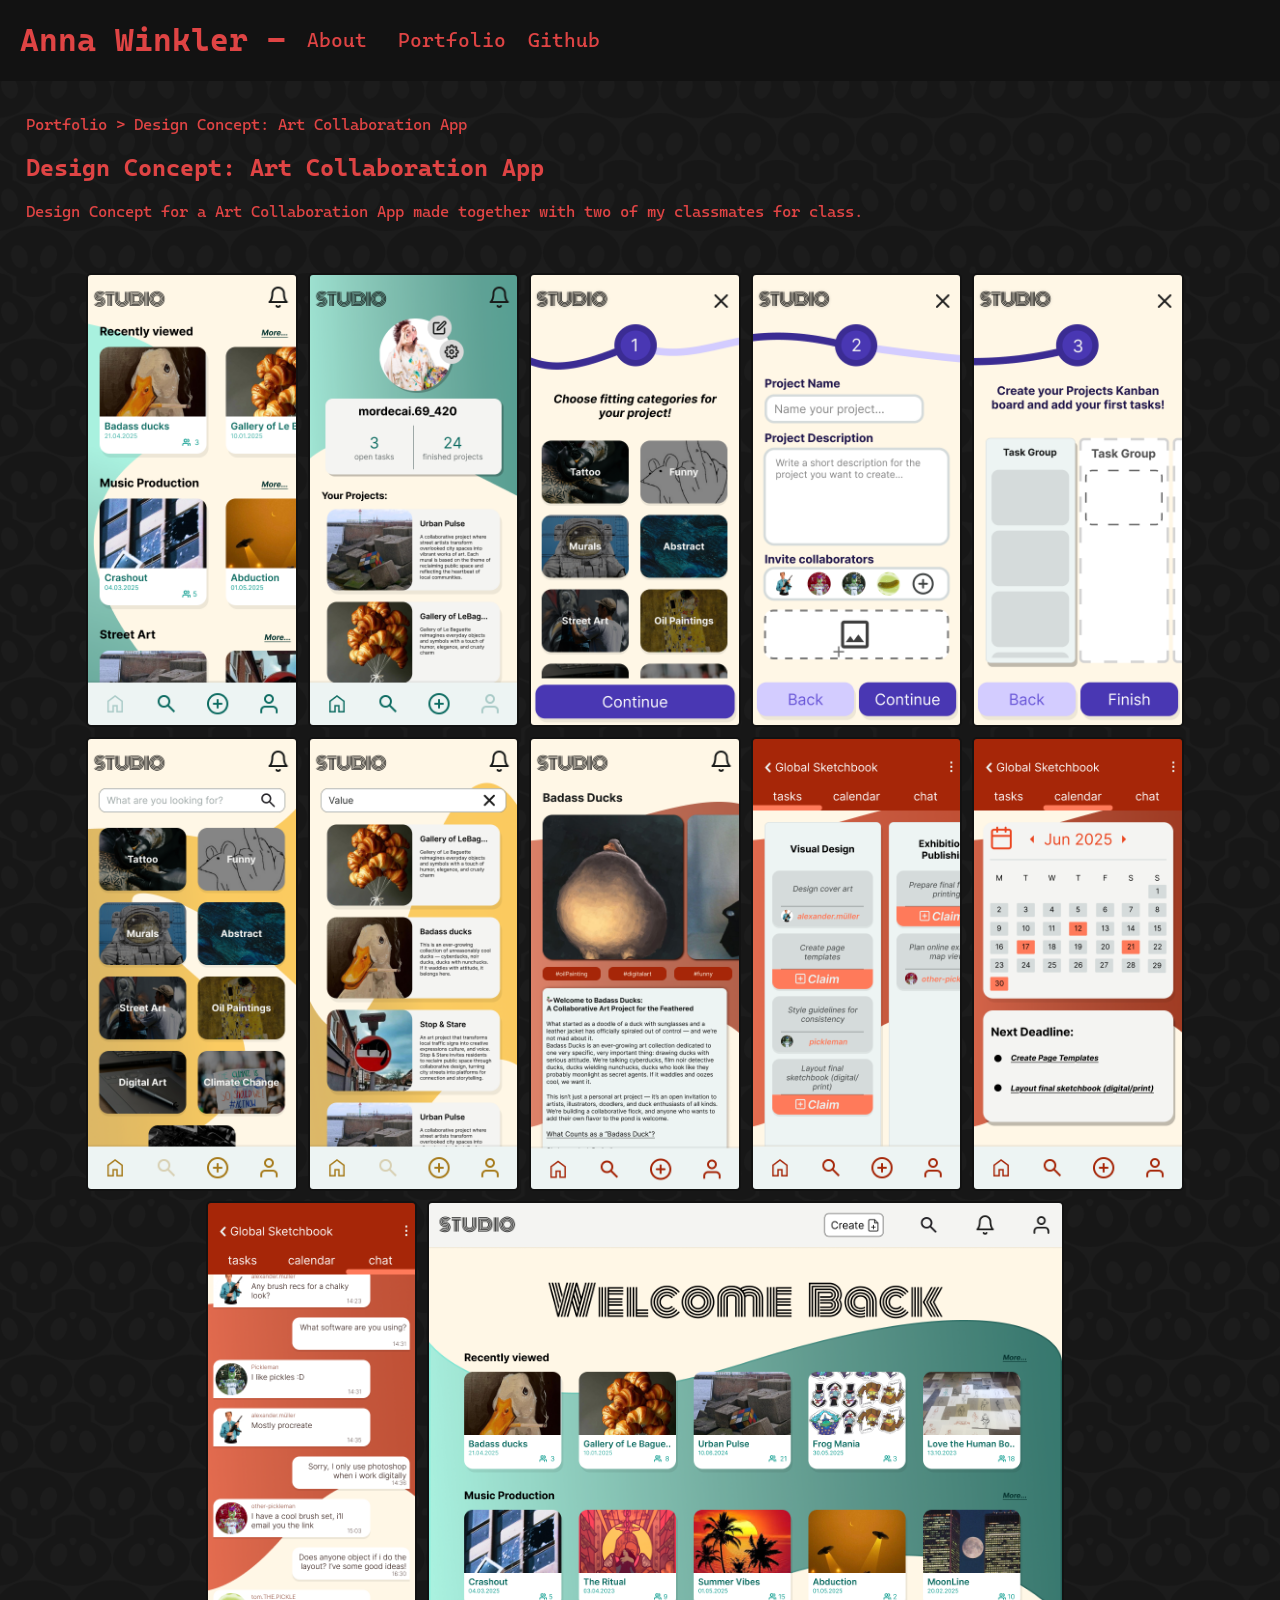
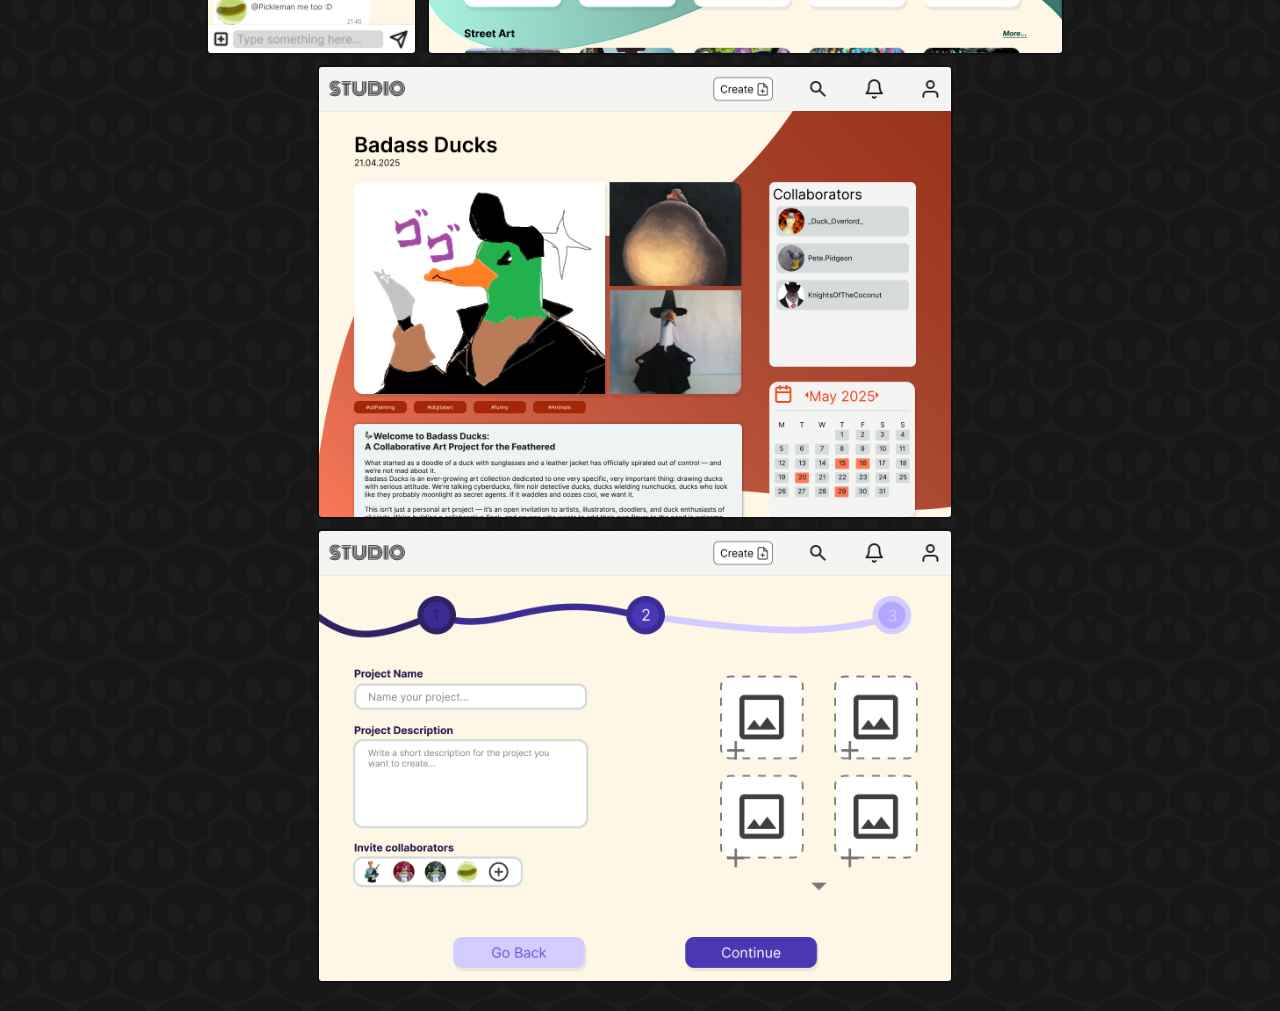
<file: pages/pg-studioconcept.html>
<html lang="en">
<head>
    <meta charset="UTF-8">
    <meta name="viewport" content="width=device-width, initial-scale=1.0">
    <title>ACW-Portfolio</title>
    <link rel="stylesheet" href="../css/page.css">
</head>
<body>
    <header>
        <!--name, navigation(About | Portfolio | Github) ?-->
        <h1>Anna Winkler - </h1>
        <nav>
            <a href="../index.html"><button>About</button></a>
            <a href="../navigation.html"><button>Portfolio</button></a>
            <a href="https://github.com/Anas-Crecca"><button>Github</button></a>
        </nav>
    </header>
    <main>
        <section>
            <p>Portfolio > Design Concept: Art Collaboration App</p>
            <h2>Design Concept: Art Collaboration App</h2>
            <p>Design Concept for a Art Collaboration App made together with two of my classmates for class.</p>
        </section>
        <section class="gallery2">
            <img src="../images/studio/M-HomePage.png" alt="Mobile Homepage">
            <img src="../images/studio/M-Profile-Page.png" alt="Mobile Profile page">
            <img src="../images/studio/M-Create-Project-1.png" alt="Mobile create projet page step 1">
            <img src="../images/studio/M-Create-Project-2.png" alt="Mobile create projet page step 2">
            <img src="../images/studio/M-Create-Project-3.png" alt="Mobile create projet page step 3">
            <img src="../images/studio/M-Search.png" alt="Mobile Search page">
            <img src="../images/studio/M-Search-Results.png" alt="Mobile Search result page">
            <img src="../images/studio/M-Collaboration-Page.png" alt="Mobile Project view page">
            <img src="../images/studio/M-Active-Project-Tasks.png" alt="Mobile active project page task view">
            <img src="../images/studio/M-Active-Project-Calendar.png" alt="Mobile active project page calender view">
            <img src="../images/studio/M-Active-Project-Chat.png" alt="Mobile active project page chat view">
            <img src="../images/studio/HomePage.png" alt="Desktop Homepage">
            <img src="../images/studio/Collaboration.png" alt="Desktop Project view page">
            <img src="../images/studio/Create-a-Project-Step2.png" alt="Desktop create project step 2">
        </section>
    </main>
</body>
</html>
</file>
<file: css/style.css>
@font-face {
    font-family: "Cascadia Code";
    src: url(../fonts/Cascadia_Code/CascadiaCode-VariableFont_wght.ttf);
}
body{
    margin: 0;
    background-image: url(bg.png);
    background-size: 100%;
    font-family: "Cascadia Code";
}
header{
    background-color: #121212;
    display: flex;
    color: #DF4444;
    padding: 0 20px;
}
nav {
    display: flex;
}
button{
    background-color: #121212;
    color: #DF4444;
    font-family: "Cascadia Code";
    border: none;
    font-size: 2.2vh;
    margin: 0 1vw;
    height: 100%;
    padding: 10%;
}
button:hover{
    background-color: #1C1C1C;
}
main{
    
    display: flex;
    align-items: center;
}
article{
    display: flex;
    width: 60vw;
    margin-top: 10vh;
    margin-left: 20vw;
    margin-right: 20vw;
}
#pic{
    background-color: #121212;
    color: #DF4444;
    width: 50%;
    min-width: 250px;
    padding: 15px;
    border-top-left-radius: 10px;
    border-bottom-left-radius: 10px;
}
#pic img{
    width: 80%;
    margin-left: 10%;
    margin-top: 2vh;
    border-radius: 10px;
}
#pic h3, #pic p{
    margin-left: 10%;
    margin-bottom: 2vh;
}
#about{
    background-color: #DF4444;
    color: #121212;
    width: 50%;
    min-width: 250px;
    padding: 15px;
    border-top-right-radius: 10px;
    border-bottom-right-radius: 10px;
}
</file>
<file: css/nav.css>
@font-face {
    font-family: "Cascadia Code";
    src: url(../fonts/Cascadia_Code/CascadiaCode-VariableFont_wght.ttf);
}
body{
    margin: 0;
    background-image: url(bg.png);
    background-size: 100%;
    font-family: "Cascadia Code";
}
header{
    background-color: #121212;
    display: flex;
    color: #DF4444;
    padding: 0 20px;
}
nav {
    display: flex;
    flex-wrap: wrap;

}
main nav{
    
    justify-content: center;
}
button{
    background-color: #121212;
    color: #DF4444;
    font-family: "Cascadia Code";
    border: none;
    font-size: 2.2vh;
    margin: 0 1vw;
    height: 100%;
    padding: 10%;
}
button:hover{
    background-color: #1C1C1C;
}
article{
    margin: 0 0 5vh 0;
    padding: 3vh;
    background-color: #1C1C1C;
    border-bottom: solid 2px #DF4444;
}
h2{
    margin: 0;
    width: 100%;
    text-align: center;
    color: #DF4444;
    font-size: 30px;
}
.card{
    background-color: #DF4444;
    width: 25vw;
    height: 25vw;
    border-radius: 8px;
    margin: 0 1vw 3vh  1vw;
}
.coverimage{
    border-top-left-radius: 8px;
    border-top-right-radius: 8px;
    width: 100%;
}
.description{
    margin: 0 15px;
}

a:link, a:visited{
    color: #121212;
    text-decoration: none;
}
</file>
<file: css/page.css>
@font-face {
    font-family: "Cascadia Code";
    src: url(../fonts/Cascadia_Code/CascadiaCode-VariableFont_wght.ttf);
}
body{
    margin: 0;
    background-image: url(bg.png);
    background-size: 100%;
    font-family: "Cascadia Code";
    color: #DF4444;
}
header{
    background-color: #121212;
    display: flex;
    color: #DF4444;
    padding: 0 20px;
}
nav {
    display: flex;
}
button{
    background-color: #121212;
    color: #DF4444;
    font-family: "Cascadia Code";
    border: none;
    font-size: 2.2vh;
    margin: 0 1vw;
    height: 100%;
    padding: 10%;
}
button:hover{
    background-color: #1C1C1C;
}
section{
    padding: 2vh 2vw;  
}
.text{
    border-bottom: solid 2px #DF4444;
    background-color: #1C1C1C;
}
.gallery, .gallery2{
    display: flex;
    flex-wrap: wrap;
    justify-content: center;
}
div{
    height: 50vh;
    margin: 20px;
}
#long{
    height: 25vh;
}
img{
    border-radius: 5px;
    border: solid 2px #121212;
    background-color: #1C1C1C;
}
.gallery2 img{
    margin: 0 10px 10px 0;
    height: 50vh;
    
}
div img{
    aspect-ratio: auto;
    height: 95%;    
}
div p{
    font-size: smaller;
    max-width: 300px;
    margin: 1%;
}
</file>
